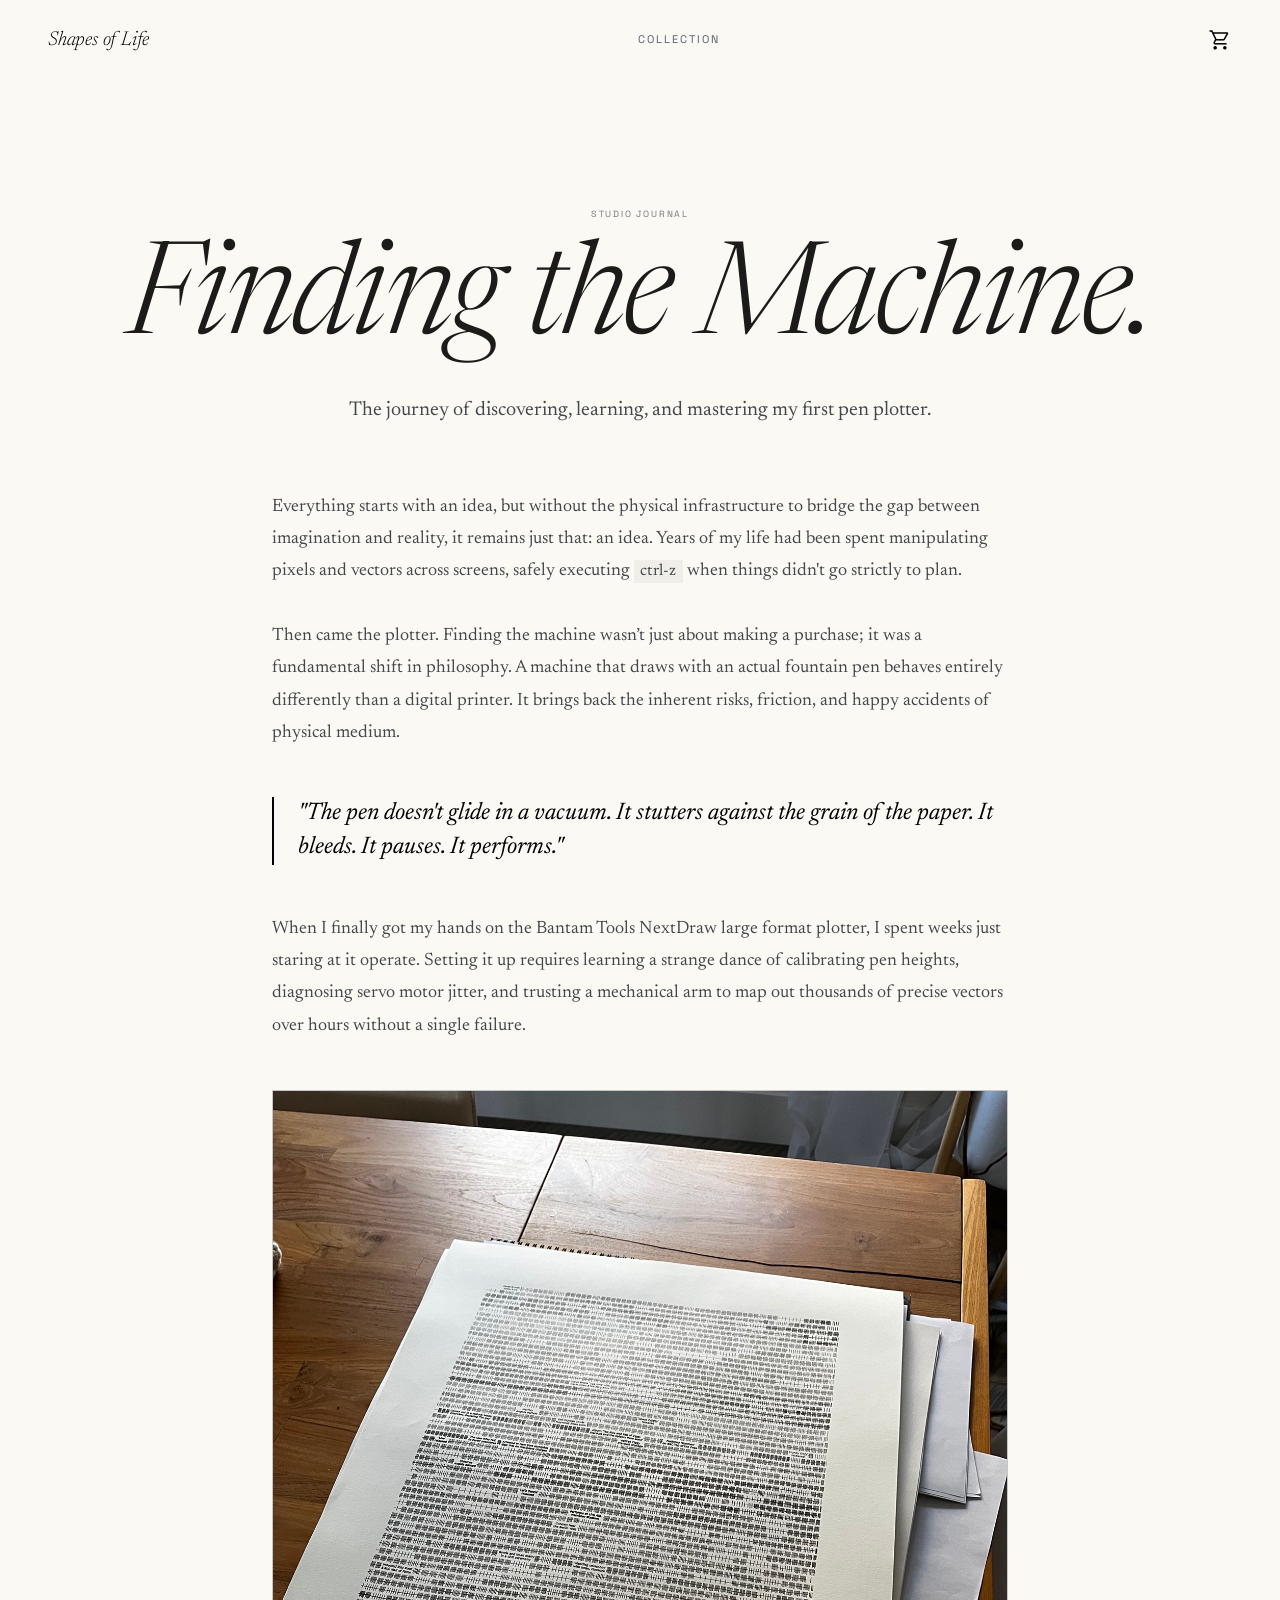
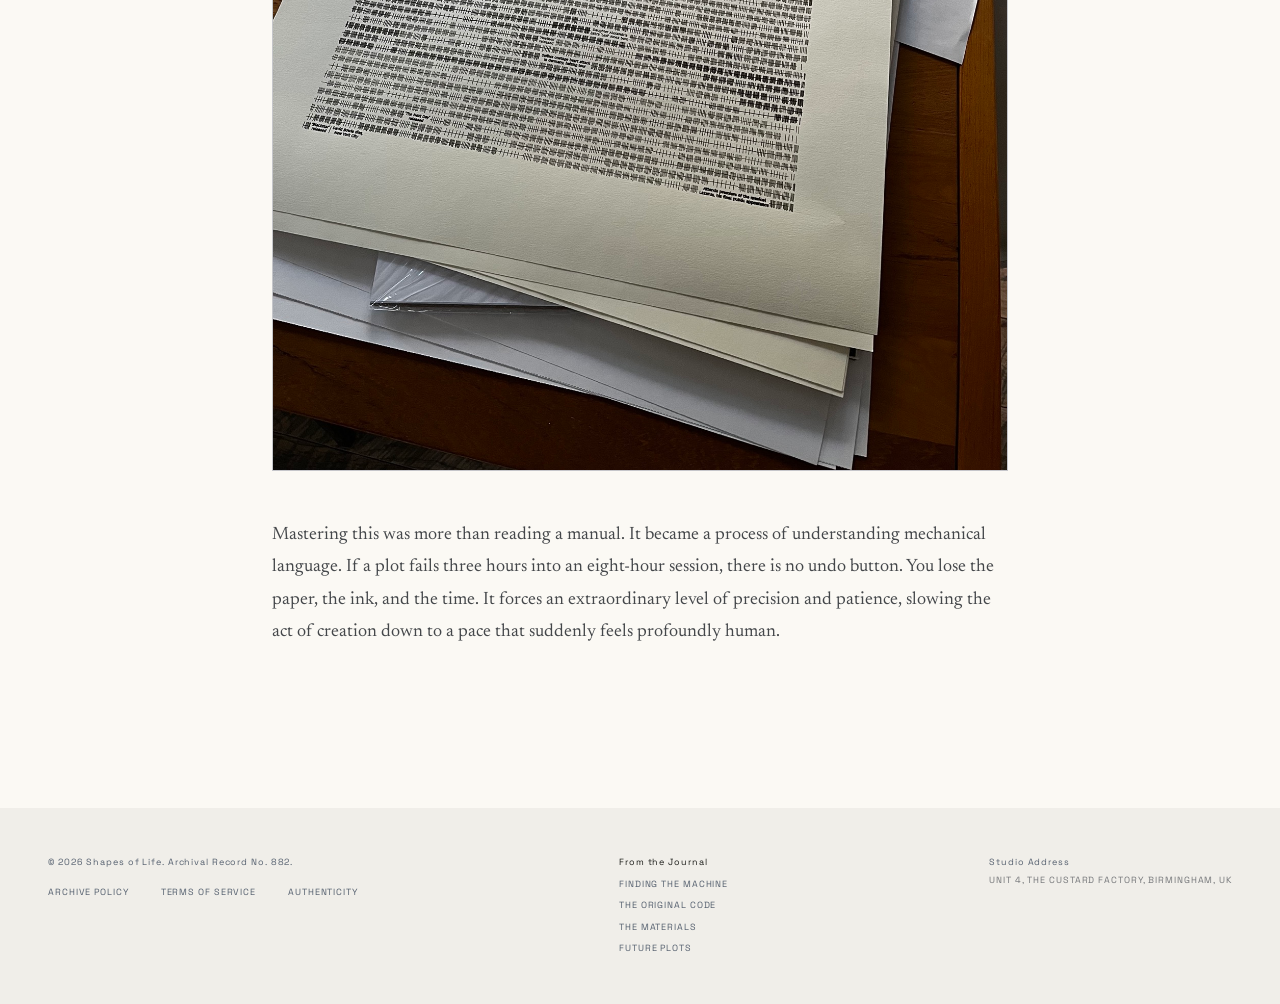
<file: blog-finding-the-machine.html>
<!DOCTYPE html>
<html lang="en">
<head>
  <meta charset="UTF-8" />
  <meta name="viewport" content="width=device-width, initial-scale=1.0" />
  <title>Finding the Machine | Studio Journal</title>
  <link rel="stylesheet" href="styles/index.css" />
  <style>
    body { padding-top: var(--nav-height); }
    .blog-header {
      padding: 6rem 2rem 4rem;
      max-width: var(--max-width);
      margin: 0 auto;
    }
    @media (min-width: 768px) {
      .blog-header { padding: 8rem 3rem 4rem; text-align: center; }
    }
    .blog-content {
      max-width: 800px;
      margin: 0 auto;
      padding: 0 2rem 8rem;
    }
    .blog-content p {
      font-size: 1.125rem;
      line-height: 1.8;
      color: var(--on-surface-variant);
      margin-bottom: 2rem;
    }
    .blog-content img {
      width: 100%;
      height: auto;
      margin: 3rem 0;
      border: 1px solid var(--outline-variant);
    }
    .blog-quote {
      font-family: var(--font-headline);
      font-size: 1.5rem;
      line-height: 1.4;
      color: var(--primary);
      border-left: 2px solid var(--primary);
      padding-left: 1.5rem;
      margin: 3rem 0;
      font-style: italic;
    }
  </style>
</head>
<body>

<!-- Navigation -->
<nav class="nav" role="navigation" aria-label="Main navigation">
  <div class="nav__inner">
    <a href="index.html" class="nav__logo">Shapes of Life</a>
    <div class="nav__links">
      <a href="collection.html" class="nav__link">Collection</a>
    </div>
    <div class="nav__actions">
      <button class="nav__cart-btn" aria-label="Shopping cart">
        <span class="material-symbols-outlined">shopping_cart</span>
        <span class="nav__cart-count" aria-live="polite">0</span>
      </button>
      <button class="nav__hamburger" aria-label="Toggle menu" aria-expanded="false">
        <span></span><span></span><span></span>
      </button>
    </div>
  </div>
</nav>

<div class="nav__mobile-drawer">
  <a href="collection.html" class="nav__link">Collection</a>
</div>

<main>
  <header class="blog-header" data-fade>
    <span class="label-sm" style="color:var(--outline);display:block;margin-bottom:1.5rem;letter-spacing:0.2em;text-transform:uppercase;">Studio Journal</span>
    <h1 class="display-lg">Finding the Machine.</h1>
    <p class="body-lg" style="margin-top:2rem;max-width:600px;margin-inline:auto;">The journey of discovering, learning, and mastering my first pen plotter.</p>
  </header>

  <article class="blog-content" data-fade>
    <p>Everything starts with an idea, but without the physical infrastructure to bridge the gap between imagination and reality, it remains just that: an idea. Years of my life had been spent manipulating pixels and vectors across screens, safely executing <span style="font-family:var(--font-mono); font-size: 0.9em; background:var(--surface-container); padding:0.2em 0.4em;">ctrl-z</span> when things didn't go strictly to plan.</p>
    
    <p>Then came the plotter. Finding the machine wasn’t just about making a purchase; it was a fundamental shift in philosophy. A machine that draws with an actual fountain pen behaves entirely differently than a digital printer. It brings back the inherent risks, friction, and happy accidents of physical medium.</p>
    
    <div class="blog-quote">
      "The pen doesn't glide in a vacuum. It stutters against the grain of the paper. It bleeds. It pauses. It performs."
    </div>
    
    <p>When I finally got my hands on the Bantam Tools NextDraw large format plotter, I spent weeks just staring at it operate. Setting it up requires learning a strange dance of calibrating pen heights, diagnosing servo motor jitter, and trusting a mechanical arm to map out thousands of precise vectors over hours without a single failure.</p>
    
    <img src="assets/images/IMG_4500.jpg" alt="Close up texture of the plotter on archival paper" />
    
    <p>Mastering this was more than reading a manual. It became a process of understanding mechanical language. If a plot fails three hours into an eight-hour session, there is no undo button. You lose the paper, the ink, and the time. It forces an extraordinary level of precision and patience, slowing the act of creation down to a pace that suddenly feels profoundly human.</p>
  </article>
</main>

<footer class="footer" role="contentinfo" style="display:flex; flex-wrap:wrap; gap:4rem; justify-content:space-between;">
  <div>
    <p class="footer__copy">© 2026 Shapes of Life. Archival Record No. 882.</p>
    <div class="footer__links" style="margin-top:1rem;">
      <a href="#" class="footer__link">Archive Policy</a>
      <a href="#" class="footer__link">Terms of Service</a>
      <a href="#" class="footer__link">Authenticity</a>
    </div>
  </div>
  <div>
     <p class="footer__copy" style="margin-bottom:0.5rem; color:var(--on-surface);">From the Journal</p>
     <div class="footer__links" style="flex-direction:column; gap:0.5rem; align-items:flex-start;">
       <a href="blog-finding-the-machine.html" class="footer__link">Finding the Machine</a>
       <a href="blog-the-original-code.html" class="footer__link">The Original Code</a>
       <a href="blog-the-materials.html" class="footer__link">The Materials</a>
       <a href="blog-future-plots.html" class="footer__link">Future Plots</a>
     </div>
  </div>
  <div>
    <p class="footer__copy" style="margin-bottom:0.25rem;">Studio Address</p>
    <p class="footer__address">Unit 4, The Custard Factory, Birmingham, UK</p>
  </div>
</footer>

<script src="scripts/main.js"></script>
</body>
</html>
</file>
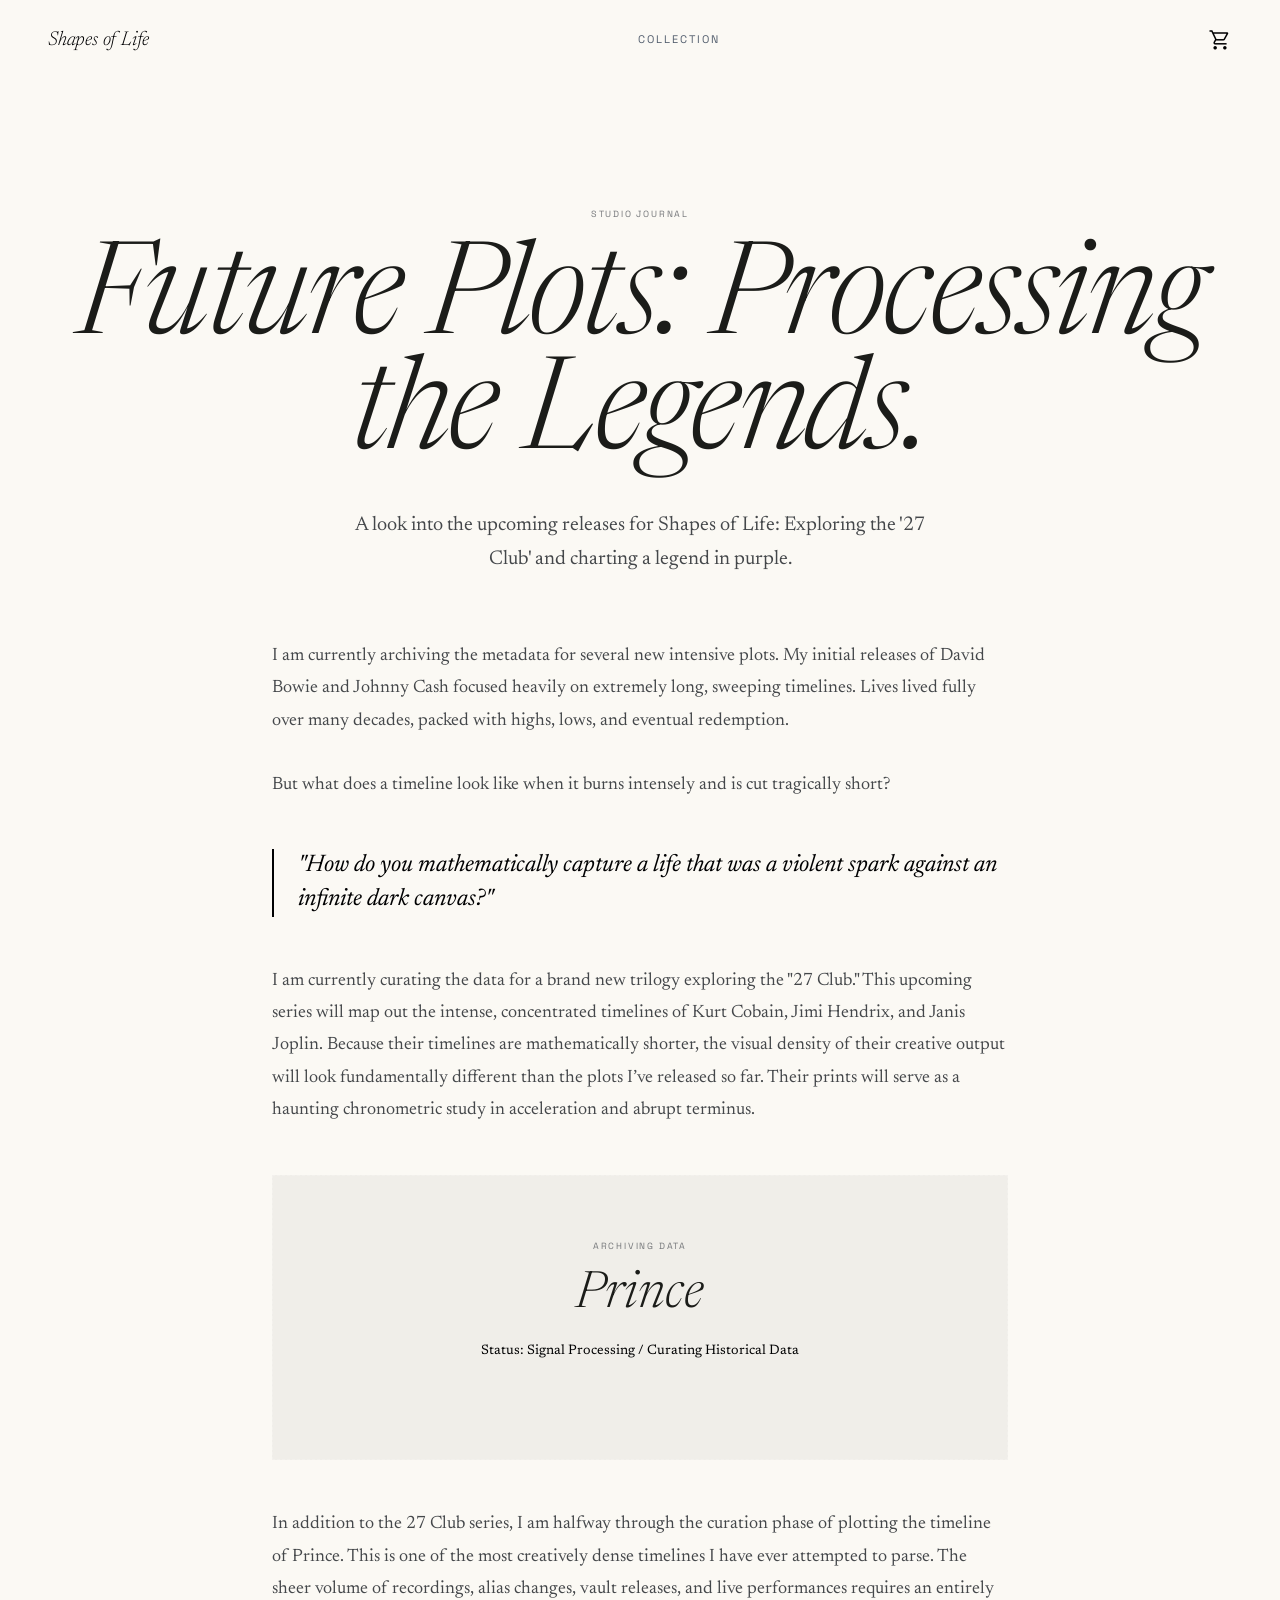
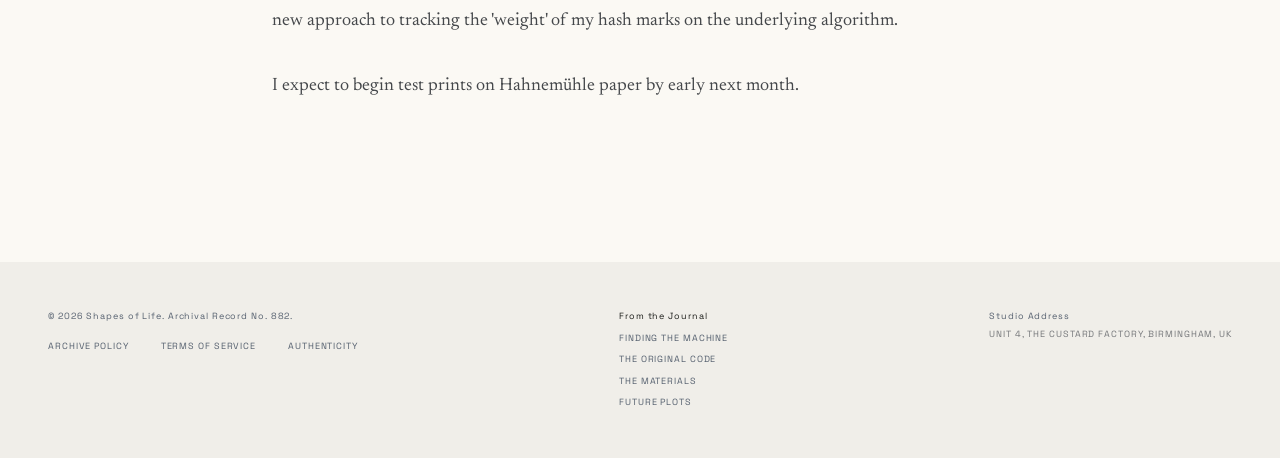
<file: blog-future-plots.html>
<!DOCTYPE html>
<html lang="en">
<head>
  <meta charset="UTF-8" />
  <meta name="viewport" content="width=device-width, initial-scale=1.0" />
  <title>Future Plots | Studio Journal</title>
  <link rel="stylesheet" href="styles/index.css" />
  <style>
    body { padding-top: var(--nav-height); }
    .blog-header { padding: 6rem 2rem 4rem; max-width: var(--max-width); margin: 0 auto; }
    @media (min-width: 768px) { .blog-header { padding: 8rem 3rem 4rem; text-align: center; } }
    .blog-content { max-width: 800px; margin: 0 auto; padding: 0 2rem 8rem; }
    .blog-content p { font-size: 1.125rem; line-height: 1.8; color: var(--on-surface-variant); margin-bottom: 2rem; }
    .blog-content img { width: 100%; height: auto; margin: 3rem 0; box-shadow: 0 20px 60px rgba(0,0,0,0.12); }
    .blog-quote { font-family: var(--font-headline); font-size: 1.5rem; line-height: 1.4; color: var(--primary); border-left: 2px solid var(--primary); padding-left: 1.5rem; margin: 3rem 0; font-style: italic; }
  </style>
</head>
<body>

<!-- Navigation -->
<nav class="nav" role="navigation" aria-label="Main navigation">
  <div class="nav__inner">
    <a href="index.html" class="nav__logo">Shapes of Life</a>
    <div class="nav__links">
      <a href="collection.html" class="nav__link">Collection</a>
    </div>
    <div class="nav__actions">
      <button class="nav__cart-btn" aria-label="Shopping cart">
        <span class="material-symbols-outlined">shopping_cart</span>
        <span class="nav__cart-count" aria-live="polite">0</span>
      </button>
      <button class="nav__hamburger" aria-label="Toggle menu" aria-expanded="false">
        <span></span><span></span><span></span>
      </button>
    </div>
  </div>
</nav>

<div class="nav__mobile-drawer">
  <a href="collection.html" class="nav__link">Collection</a>
</div>

<main>
  <header class="blog-header" data-fade>
    <span class="label-sm" style="color:var(--outline);display:block;margin-bottom:1.5rem;letter-spacing:0.2em;text-transform:uppercase;">Studio Journal</span>
    <h1 class="display-lg">Future Plots: Processing the Legends.</h1>
    <p class="body-lg" style="margin-top:2rem;max-width:600px;margin-inline:auto;">A look into the upcoming releases for Shapes of Life: Exploring the '27 Club' and charting a legend in purple.</p>
  </header>

  <article class="blog-content" data-fade>
    <p>I am currently archiving the metadata for several new intensive plots. My initial releases of David Bowie and Johnny Cash focused heavily on extremely long, sweeping timelines. Lives lived fully over many decades, packed with highs, lows, and eventual redemption.</p>
    
    <p>But what does a timeline look like when it burns intensely and is cut tragically short?</p>
    
    <div class="blog-quote">
      "How do you mathematically capture a life that was a violent spark against an infinite dark canvas?"
    </div>
    
    <p>I am currently curating the data for a brand new trilogy exploring the "27 Club." This upcoming series will map out the intense, concentrated timelines of Kurt Cobain, Jimi Hendrix, and Janis Joplin. Because their timelines are mathematically shorter, the visual density of their creative output will look fundamentally different than the plots I’ve released so far. Their prints will serve as a haunting chronometric study in acceleration and abrupt terminus.</p>
    
    <div style="background:var(--surface-container); border:1px dashed rgba(255,255,255,0.2); padding:4rem 2rem; text-align:center; margin: 3rem 0;">
      <span class="label-sm" style="color:var(--outline);display:block;margin-bottom:1rem;letter-spacing:0.2em;text-transform:uppercase;">Archiving Data</span>
      <h3 class="display-sm" style="font-family:var(--font-headline); font-style:italic;">Prince</h3>
      <p style="margin-top:1rem; font-family:var(--font-mono); font-size:0.85rem; color:var(--primary);">Status: Signal Processing / Curating Historical Data</p>
    </div>
    
    <p>In addition to the 27 Club series, I am halfway through the curation phase of plotting the timeline of Prince. This is one of the most creatively dense timelines I have ever attempted to parse. The sheer volume of recordings, alias changes, vault releases, and live performances requires an entirely new approach to tracking the 'weight' of my hash marks on the underlying algorithm.</p>
    
    <p>I expect to begin test prints on Hahnemühle paper by early next month.</p>
  </article>
</main>

<footer class="footer" role="contentinfo" style="display:flex; flex-wrap:wrap; gap:4rem; justify-content:space-between;">
  <div>
    <p class="footer__copy">© 2026 Shapes of Life. Archival Record No. 882.</p>
    <div class="footer__links" style="margin-top:1rem;">
      <a href="#" class="footer__link">Archive Policy</a>
      <a href="#" class="footer__link">Terms of Service</a>
      <a href="#" class="footer__link">Authenticity</a>
    </div>
  </div>
  <div>
     <p class="footer__copy" style="margin-bottom:0.5rem; color:var(--on-surface);">From the Journal</p>
     <div class="footer__links" style="flex-direction:column; gap:0.5rem; align-items:flex-start;">
       <a href="blog-finding-the-machine.html" class="footer__link">Finding the Machine</a>
       <a href="blog-the-original-code.html" class="footer__link">The Original Code</a>
       <a href="blog-the-materials.html" class="footer__link">The Materials</a>
       <a href="blog-future-plots.html" class="footer__link">Future Plots</a>
     </div>
  </div>
  <div>
    <p class="footer__copy" style="margin-bottom:0.25rem;">Studio Address</p>
    <p class="footer__address">Unit 4, The Custard Factory, Birmingham, UK</p>
  </div>
</footer>

<script src="scripts/main.js"></script>
</body>
</html>
</file>
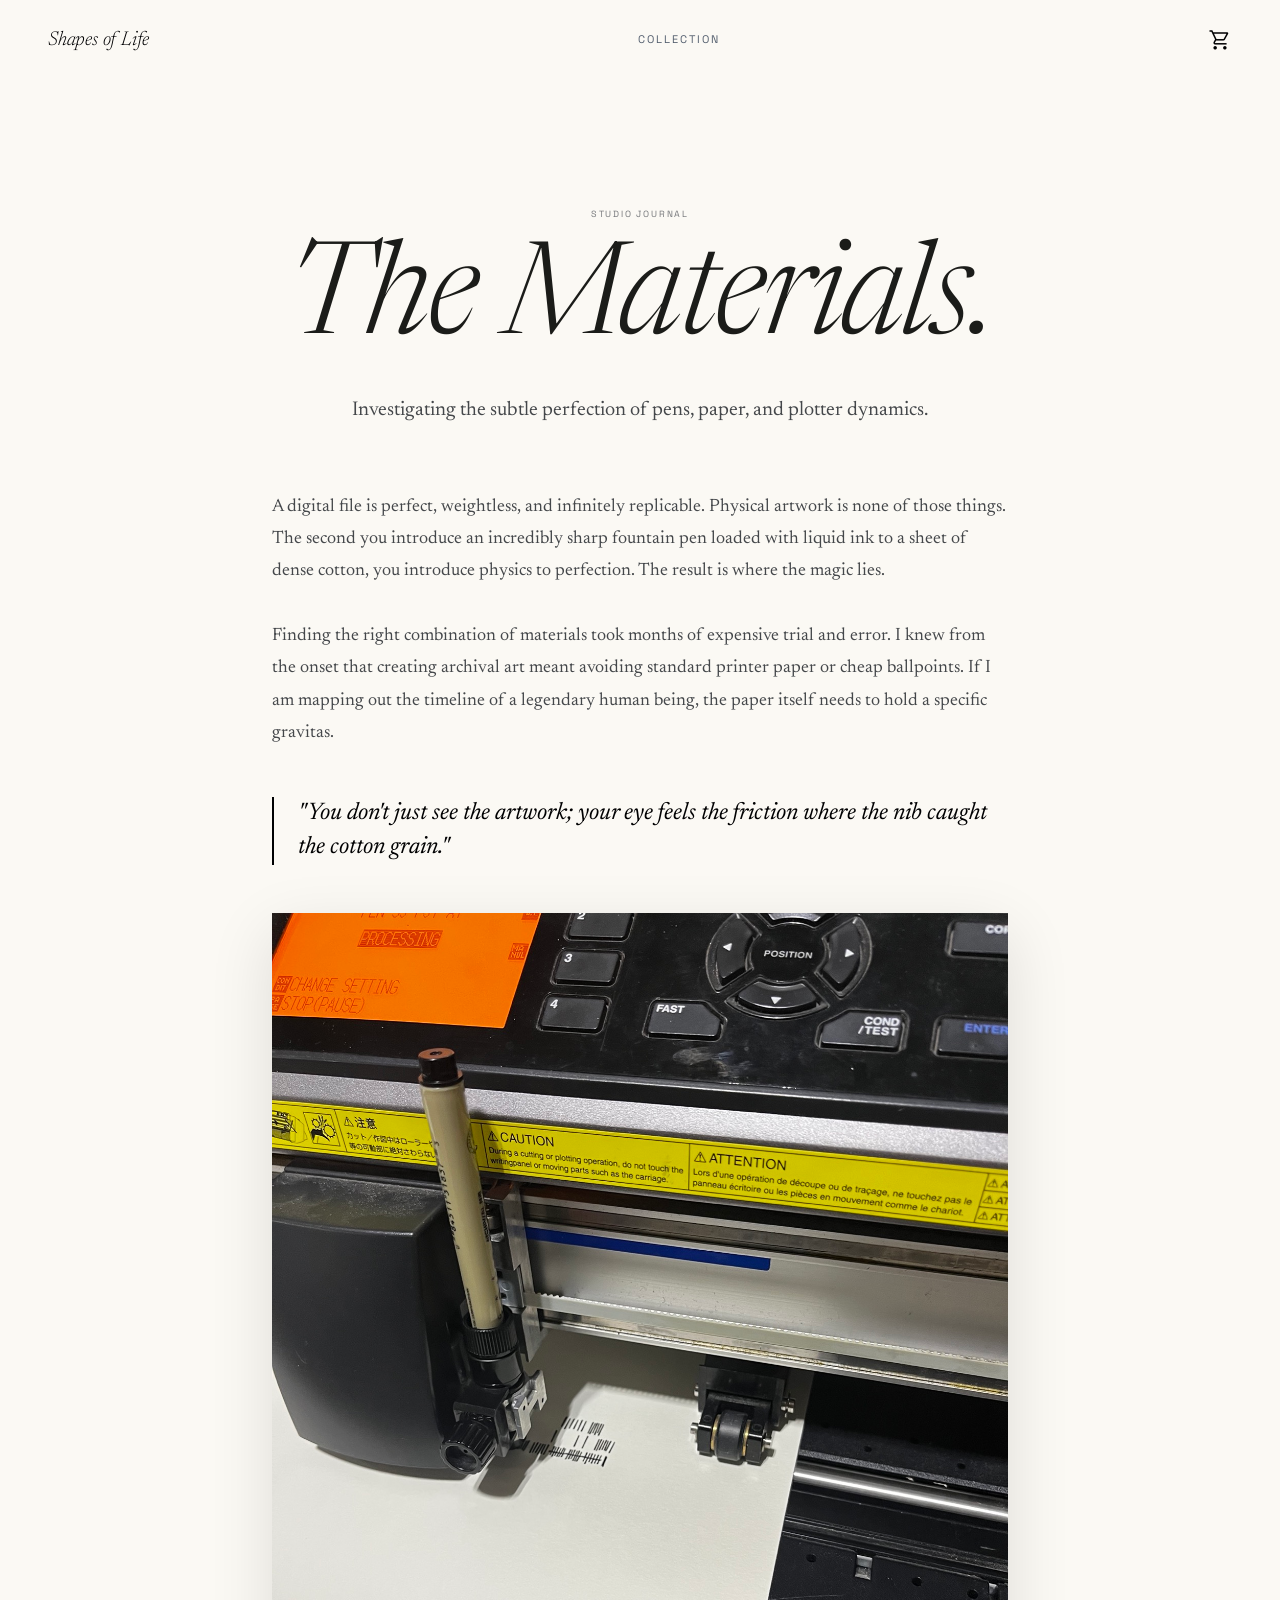
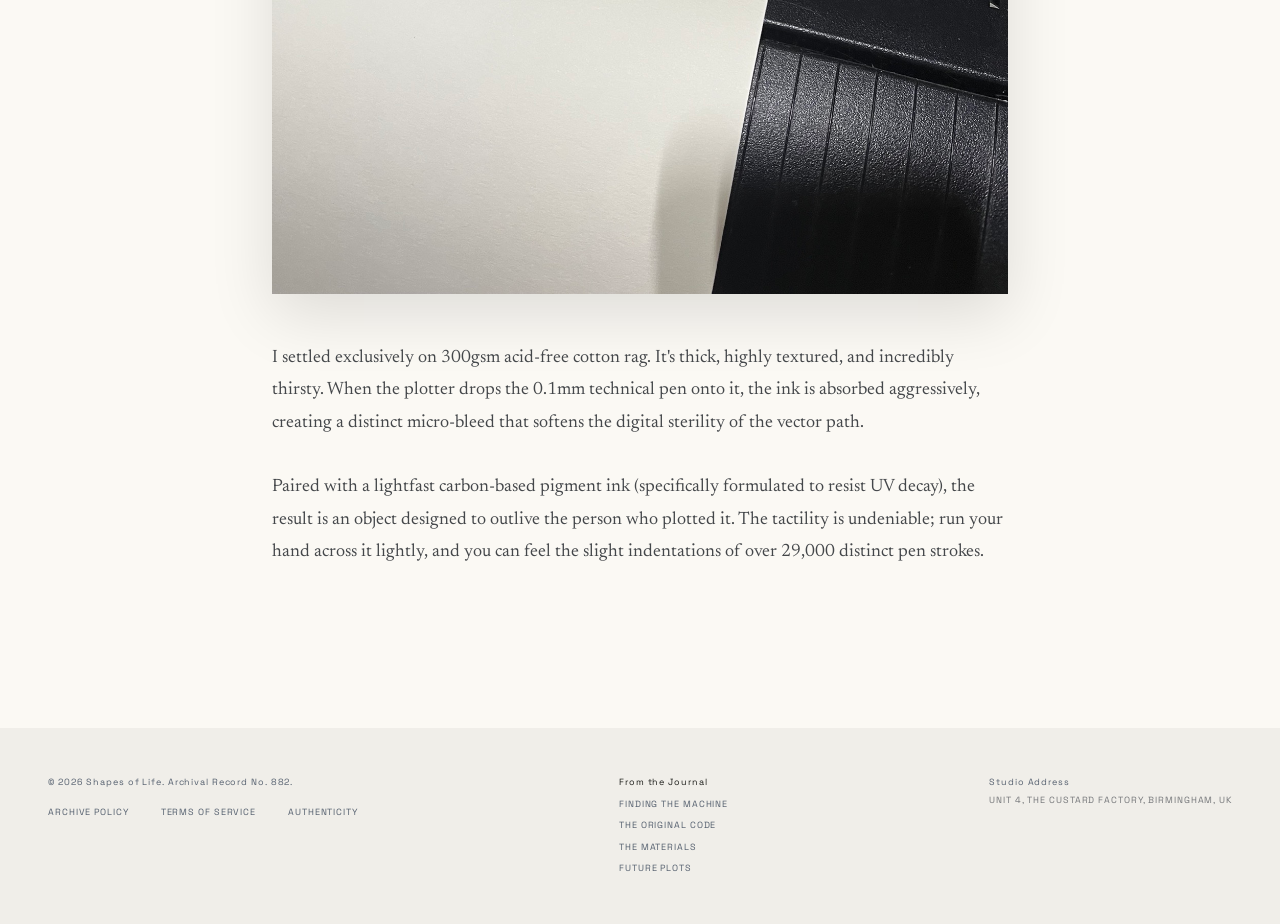
<file: blog-the-materials.html>
<!DOCTYPE html>
<html lang="en">
<head>
  <meta charset="UTF-8" />
  <meta name="viewport" content="width=device-width, initial-scale=1.0" />
  <title>The Materials | Studio Journal</title>
  <link rel="stylesheet" href="styles/index.css" />
  <style>
    body { padding-top: var(--nav-height); }
    .blog-header { padding: 6rem 2rem 4rem; max-width: var(--max-width); margin: 0 auto; }
    @media (min-width: 768px) { .blog-header { padding: 8rem 3rem 4rem; text-align: center; } }
    .blog-content { max-width: 800px; margin: 0 auto; padding: 0 2rem 8rem; }
    .blog-content p { font-size: 1.125rem; line-height: 1.8; color: var(--on-surface-variant); margin-bottom: 2rem; }
    .blog-content img { width: 100%; height: auto; margin: 3rem 0; box-shadow: 0 20px 60px rgba(0,0,0,0.12); }
    .blog-quote { font-family: var(--font-headline); font-size: 1.5rem; line-height: 1.4; color: var(--primary); border-left: 2px solid var(--primary); padding-left: 1.5rem; margin: 3rem 0; font-style: italic; }
  </style>
</head>
<body>

<!-- Navigation -->
<nav class="nav" role="navigation" aria-label="Main navigation">
  <div class="nav__inner">
    <a href="index.html" class="nav__logo">Shapes of Life</a>
    <div class="nav__links">
      <a href="collection.html" class="nav__link">Collection</a>
    </div>
    <div class="nav__actions">
      <button class="nav__cart-btn" aria-label="Shopping cart">
        <span class="material-symbols-outlined">shopping_cart</span>
        <span class="nav__cart-count" aria-live="polite">0</span>
      </button>
      <button class="nav__hamburger" aria-label="Toggle menu" aria-expanded="false">
        <span></span><span></span><span></span>
      </button>
    </div>
  </div>
</nav>

<div class="nav__mobile-drawer">
  <a href="collection.html" class="nav__link">Collection</a>
</div>

<main>
  <header class="blog-header" data-fade>
    <span class="label-sm" style="color:var(--outline);display:block;margin-bottom:1.5rem;letter-spacing:0.2em;text-transform:uppercase;">Studio Journal</span>
    <h1 class="display-lg">The Materials.</h1>
    <p class="body-lg" style="margin-top:2rem;max-width:600px;margin-inline:auto;">Investigating the subtle perfection of pens, paper, and plotter dynamics.</p>
  </header>

  <article class="blog-content" data-fade>
    <p>A digital file is perfect, weightless, and infinitely replicable. Physical artwork is none of those things. The second you introduce an incredibly sharp fountain pen loaded with liquid ink to a sheet of dense cotton, you introduce physics to perfection. The result is where the magic lies.</p>
    
    <p>Finding the right combination of materials took months of expensive trial and error. I knew from the onset that creating archival art meant avoiding standard printer paper or cheap ballpoints. If I am mapping out the timeline of a legendary human being, the paper itself needs to hold a specific gravitas.</p>

    <div class="blog-quote">
      "You don't just see the artwork; your eye feels the friction where the nib caught the cotton grain."
    </div>
    
    <img src="assets/images/IMG_4493.jpg" alt="Macro view of pen plot ink on textured 300gsm paper" />

    <p>I settled exclusively on 300gsm acid-free cotton rag. It's thick, highly textured, and incredibly thirsty. When the plotter drops the 0.1mm technical pen onto it, the ink is absorbed aggressively, creating a distinct micro-bleed that softens the digital sterility of the vector path.</p>
    
    <p>Paired with a lightfast carbon-based pigment ink (specifically formulated to resist UV decay), the result is an object designed to outlive the person who plotted it. The tactility is undeniable; run your hand across it lightly, and you can feel the slight indentations of over 29,000 distinct pen strokes.</p>
  </article>
</main>

<footer class="footer" role="contentinfo" style="display:flex; flex-wrap:wrap; gap:4rem; justify-content:space-between;">
  <div>
    <p class="footer__copy">© 2026 Shapes of Life. Archival Record No. 882.</p>
    <div class="footer__links" style="margin-top:1rem;">
      <a href="#" class="footer__link">Archive Policy</a>
      <a href="#" class="footer__link">Terms of Service</a>
      <a href="#" class="footer__link">Authenticity</a>
    </div>
  </div>
  <div>
     <p class="footer__copy" style="margin-bottom:0.5rem; color:var(--on-surface);">From the Journal</p>
     <div class="footer__links" style="flex-direction:column; gap:0.5rem; align-items:flex-start;">
       <a href="blog-finding-the-machine.html" class="footer__link">Finding the Machine</a>
       <a href="blog-the-original-code.html" class="footer__link">The Original Code</a>
       <a href="blog-the-materials.html" class="footer__link">The Materials</a>
       <a href="blog-future-plots.html" class="footer__link">Future Plots</a>
     </div>
  </div>
  <div>
    <p class="footer__copy" style="margin-bottom:0.25rem;">Studio Address</p>
    <p class="footer__address">Unit 4, The Custard Factory, Birmingham, UK</p>
  </div>
</footer>

<script src="scripts/main.js"></script>
</body>
</html>
</file>
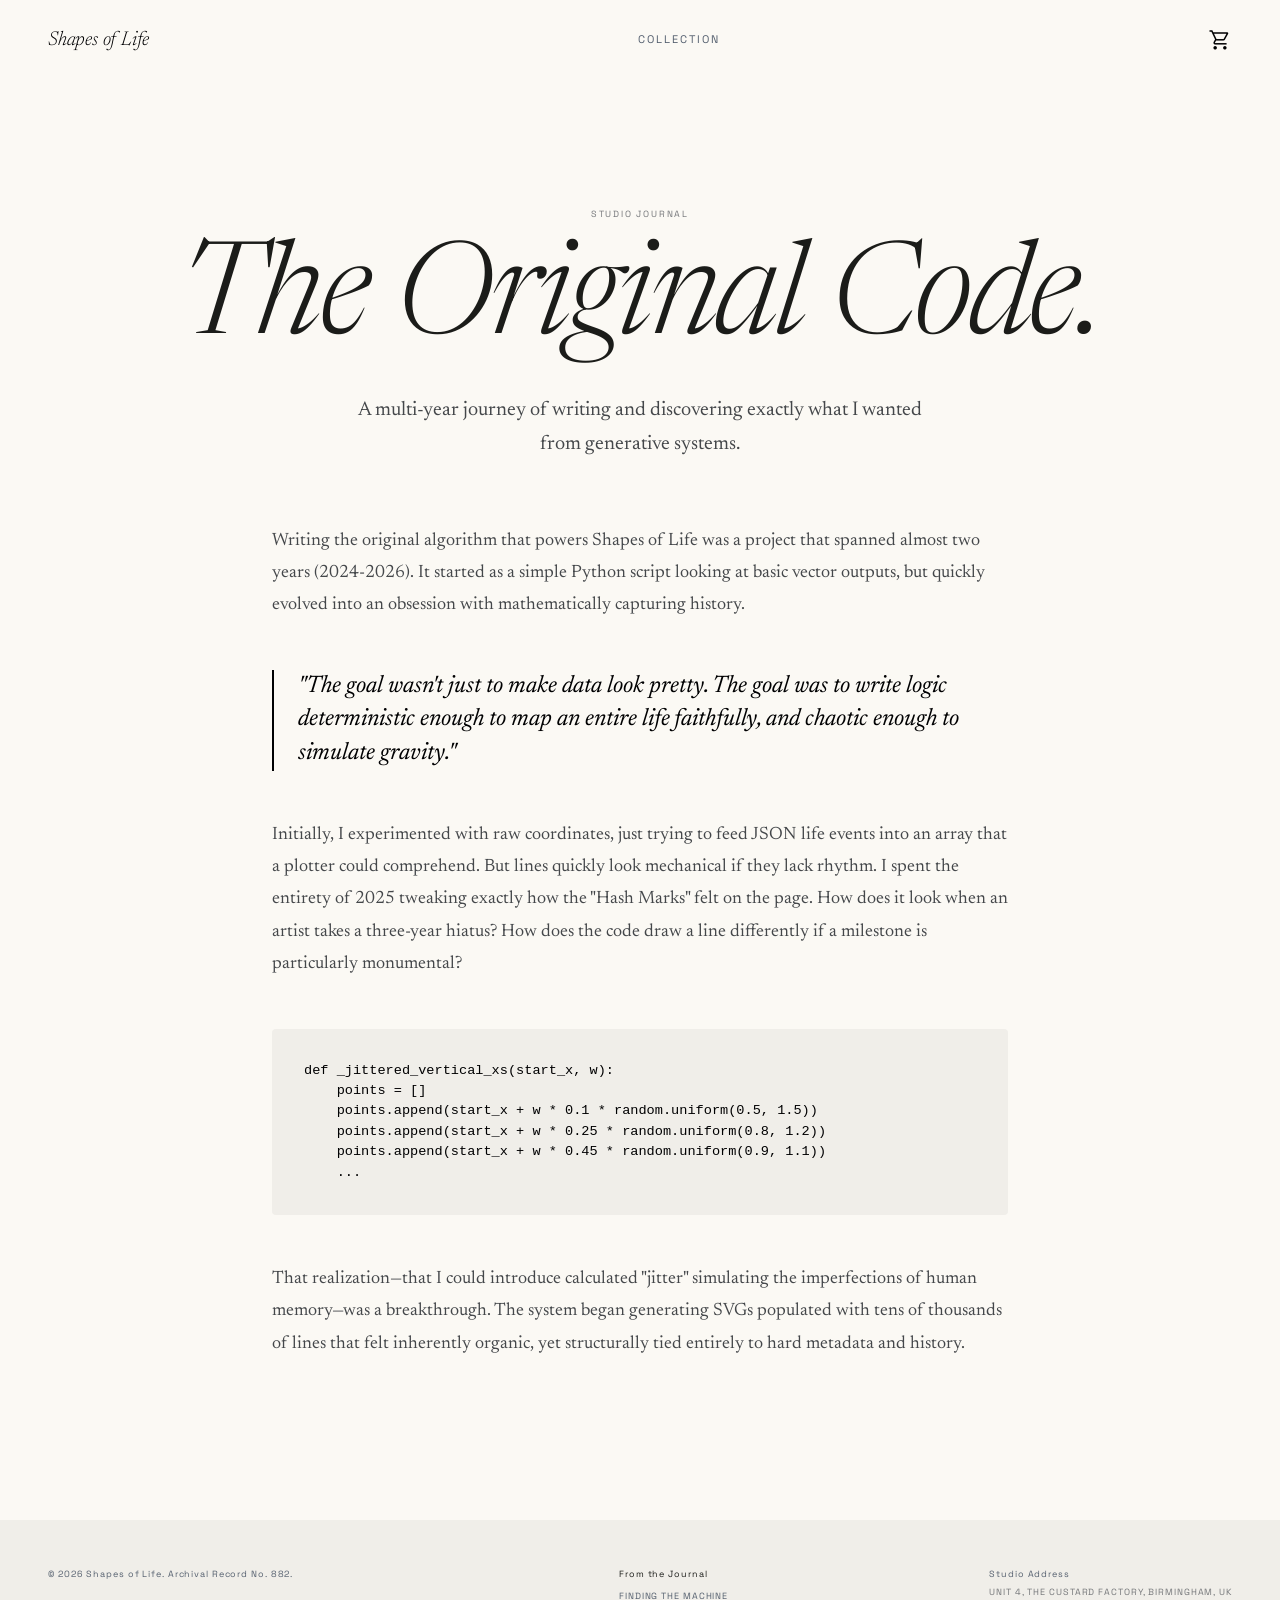
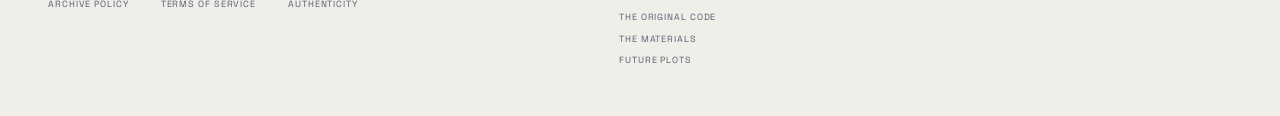
<file: blog-the-original-code.html>
<!DOCTYPE html>
<html lang="en">
<head>
  <meta charset="UTF-8" />
  <meta name="viewport" content="width=device-width, initial-scale=1.0" />
  <title>The Original Code | Studio Journal</title>
  <link rel="stylesheet" href="styles/index.css" />
  <style>
    body { padding-top: var(--nav-height); }
    .blog-header { padding: 6rem 2rem 4rem; max-width: var(--max-width); margin: 0 auto; }
    @media (min-width: 768px) { .blog-header { padding: 8rem 3rem 4rem; text-align: center; } }
    .blog-content { max-width: 800px; margin: 0 auto; padding: 0 2rem 8rem; }
    .blog-content p { font-size: 1.125rem; line-height: 1.8; color: var(--on-surface-variant); margin-bottom: 2rem; }
    .blog-content img { width: 100%; height: auto; margin: 3rem 0; box-shadow: 0 20px 60px rgba(0,0,0,0.12); }
    .blog-quote { font-family: var(--font-headline); font-size: 1.5rem; line-height: 1.4; color: var(--primary); border-left: 2px solid var(--primary); padding-left: 1.5rem; margin: 3rem 0; font-style: italic; }
  </style>
</head>
<body>

<!-- Navigation -->
<nav class="nav" role="navigation" aria-label="Main navigation">
  <div class="nav__inner">
    <a href="index.html" class="nav__logo">Shapes of Life</a>
    <div class="nav__links">
      <a href="collection.html" class="nav__link">Collection</a>
    </div>
    <div class="nav__actions">
      <button class="nav__cart-btn" aria-label="Shopping cart">
        <span class="material-symbols-outlined">shopping_cart</span>
        <span class="nav__cart-count" aria-live="polite">0</span>
      </button>
      <button class="nav__hamburger" aria-label="Toggle menu" aria-expanded="false">
        <span></span><span></span><span></span>
      </button>
    </div>
  </div>
</nav>

<div class="nav__mobile-drawer">
  <a href="collection.html" class="nav__link">Collection</a>
</div>

<main>
  <header class="blog-header" data-fade>
    <span class="label-sm" style="color:var(--outline);display:block;margin-bottom:1.5rem;letter-spacing:0.2em;text-transform:uppercase;">Studio Journal</span>
    <h1 class="display-lg">The Original Code.</h1>
    <p class="body-lg" style="margin-top:2rem;max-width:600px;margin-inline:auto;">A multi-year journey of writing and discovering exactly what I wanted from generative systems.</p>
  </header>

  <article class="blog-content" data-fade>
    <p>Writing the original algorithm that powers Shapes of Life was a project that spanned almost two years (2024-2026). It started as a simple Python script looking at basic vector outputs, but quickly evolved into an obsession with mathematically capturing history.</p>
    
    <div class="blog-quote">
      "The goal wasn't just to make data look pretty. The goal was to write logic deterministic enough to map an entire life faithfully, and chaotic enough to simulate gravity."
    </div>
    
    <p>Initially, I experimented with raw coordinates, just trying to feed JSON life events into an array that a plotter could comprehend. But lines quickly look mechanical if they lack rhythm. I spent the entirety of 2025 tweaking exactly how the "Hash Marks" felt on the page. How does it look when an artist takes a three-year hiatus? How does the code draw a line differently if a milestone is particularly monumental?</p>

    <div style="background:var(--surface-container); padding: 2rem; border-radius: 4px; font-family: var(--font-mono); font-size: 0.85rem; color: var(--primary); margin: 3rem 0; overflow-x: auto;">
      <pre><code>def _jittered_vertical_xs(start_x, w):
    points = []
    points.append(start_x + w * 0.1 * random.uniform(0.5, 1.5))
    points.append(start_x + w * 0.25 * random.uniform(0.8, 1.2))
    points.append(start_x + w * 0.45 * random.uniform(0.9, 1.1))
    ...</code></pre>
    </div>
    
    <p>That realization—that I could introduce calculated "jitter" simulating the imperfections of human memory—was a breakthrough. The system began generating SVGs populated with tens of thousands of lines that felt inherently organic, yet structurally tied entirely to hard metadata and history.</p>
  </article>
</main>

<footer class="footer" role="contentinfo" style="display:flex; flex-wrap:wrap; gap:4rem; justify-content:space-between;">
  <div>
    <p class="footer__copy">© 2026 Shapes of Life. Archival Record No. 882.</p>
    <div class="footer__links" style="margin-top:1rem;">
      <a href="#" class="footer__link">Archive Policy</a>
      <a href="#" class="footer__link">Terms of Service</a>
      <a href="#" class="footer__link">Authenticity</a>
    </div>
  </div>
  <div>
     <p class="footer__copy" style="margin-bottom:0.5rem; color:var(--on-surface);">From the Journal</p>
     <div class="footer__links" style="flex-direction:column; gap:0.5rem; align-items:flex-start;">
       <a href="blog-finding-the-machine.html" class="footer__link">Finding the Machine</a>
       <a href="blog-the-original-code.html" class="footer__link">The Original Code</a>
       <a href="blog-the-materials.html" class="footer__link">The Materials</a>
       <a href="blog-future-plots.html" class="footer__link">Future Plots</a>
     </div>
  </div>
  <div>
    <p class="footer__copy" style="margin-bottom:0.25rem;">Studio Address</p>
    <p class="footer__address">Unit 4, The Custard Factory, Birmingham, UK</p>
  </div>
</footer>

<script src="scripts/main.js"></script>
</body>
</html>
</file>
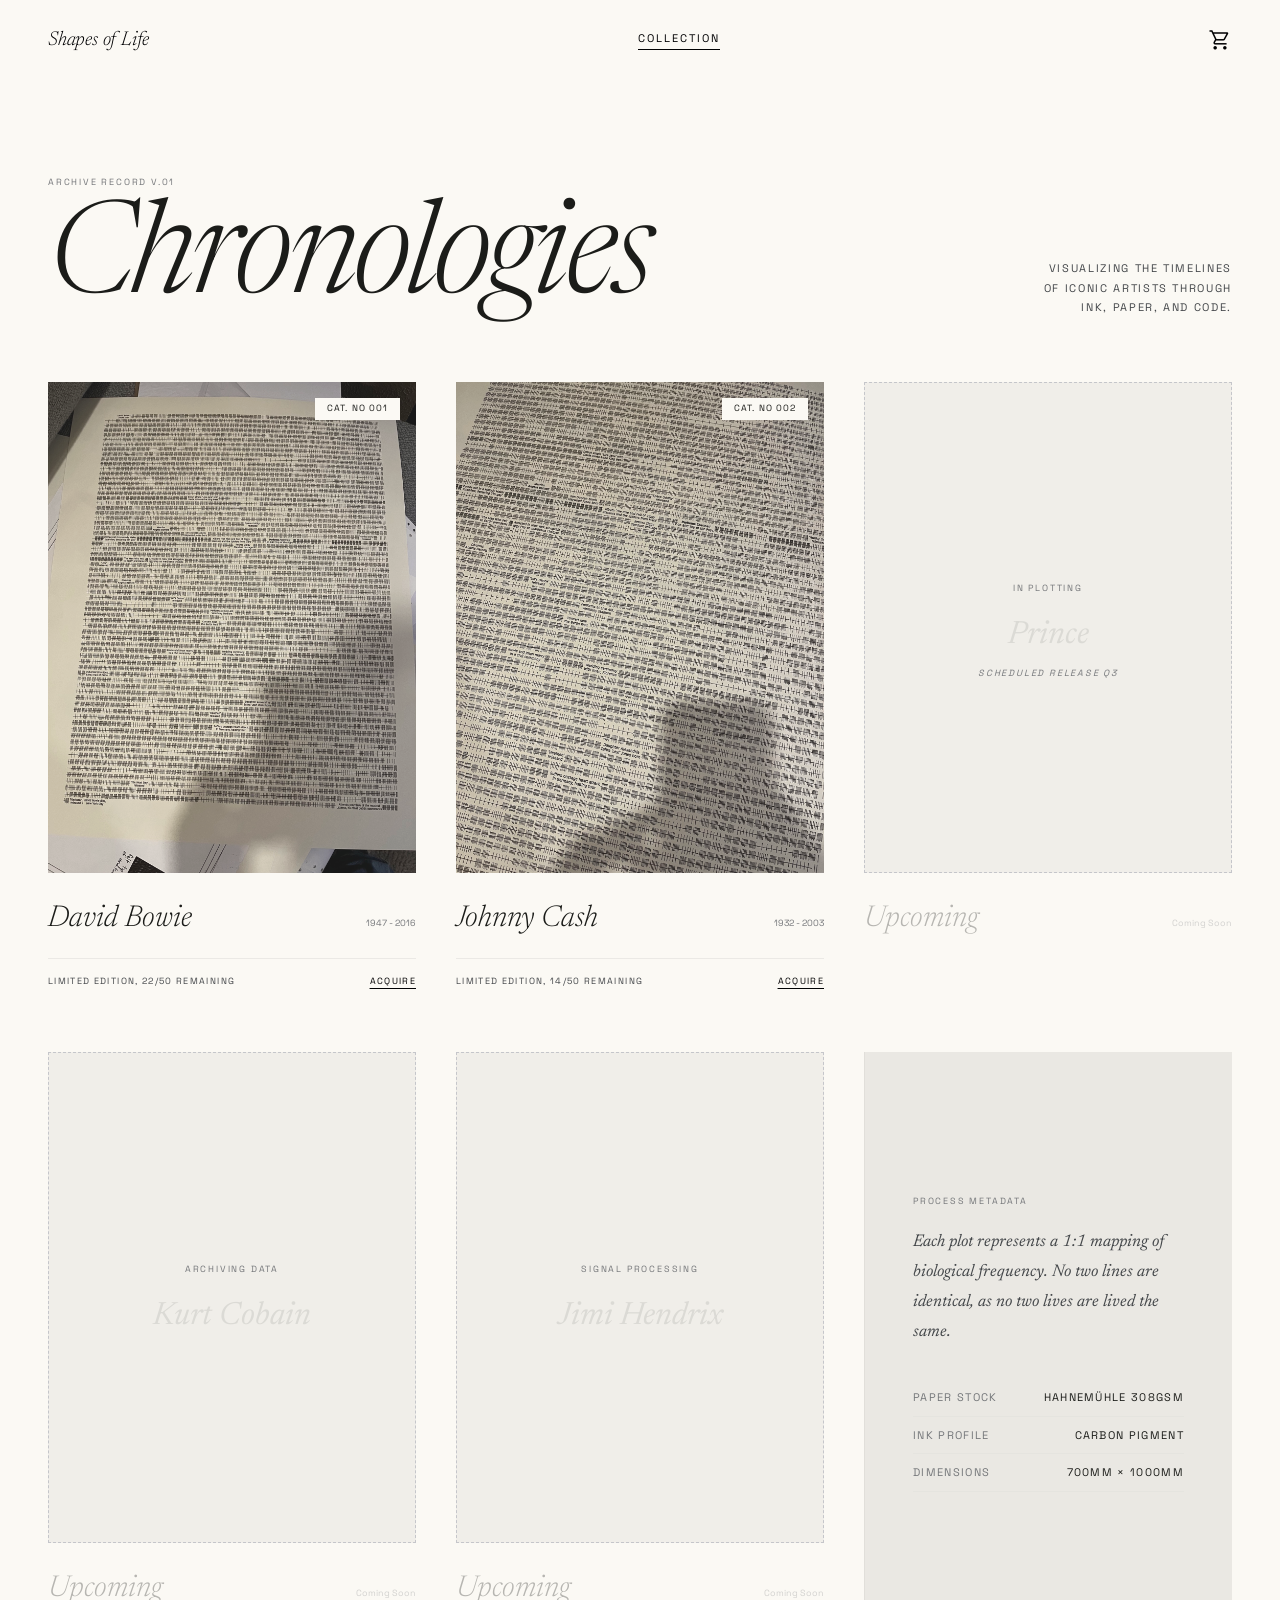
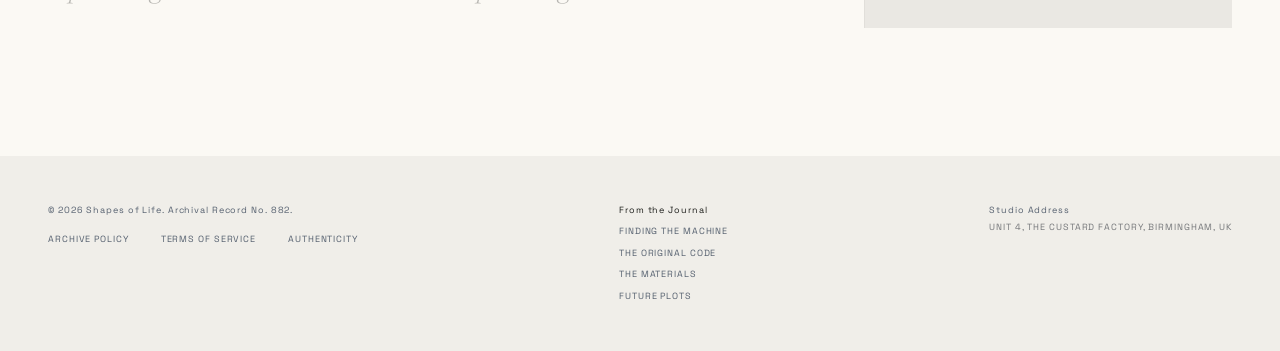
<file: collection.html>
<!DOCTYPE html>
<html lang="en">

<head>
  <meta charset="UTF-8" />
  <meta name="viewport" content="width=device-width, initial-scale=1.0" />
  <title>Chronologies | Shapes of Life</title>
  <meta name="description"
    content="Limited edition archival pen plotter art. Browse the complete collection of life-mapped prints, including David Bowie, Johnny Cash, and upcoming subjects." />
  <link rel="stylesheet" href="styles/index.css" />
  <style>
    body {
      padding-top: var(--nav-height);
    }

    /* ---- Page Header ---- */
    .collection-header {
      padding: 6rem 2rem 4rem;
    }

    @media (min-width: 768px) {
      .collection-header {
        padding: 6rem 3rem 4rem;
      }
    }

    .collection-header__inner {
      max-width: var(--max-width);
      margin: 0 auto;
      display: flex;
      flex-direction: column;
      gap: 2rem;
    }

    @media (min-width: 768px) {
      .collection-header__inner {
        flex-direction: row;
        justify-content: space-between;
        align-items: flex-end;
      }
    }

    .collection-header__left {
      max-width: 600px;
    }

    .collection-header__right {
      max-width: 200px;
      text-align: right;
    }

    .collection-header__right p {
      font-family: var(--font-label);
      font-size: 0.6875rem;
      text-transform: uppercase;
      letter-spacing: 0.15em;
      color: var(--on-surface-variant);
      line-height: 1.8;
    }

    /* ---- Grid ---- */
    .collection-grid-section {
      padding: 0 2rem 8rem;
    }

    @media (min-width: 768px) {
      .collection-grid-section {
        padding: 0 3rem 8rem;
      }
    }

    .collection-grid {
      max-width: var(--max-width);
      margin: 0 auto;
      display: grid;
      grid-template-columns: 1fr;
      gap: 4rem 2.5rem;
    }

    @media (min-width: 640px) {
      .collection-grid {
        grid-template-columns: repeat(2, 1fr);
      }
    }

    @media (min-width: 1024px) {
      .collection-grid {
        grid-template-columns: repeat(3, 1fr);
      }
    }

    /* Aspect ratio for the art matte */
    .art-card__matte {
      aspect-ratio: 3 / 4;
    }

    /* Upcoming placeholder */
    .upcoming-placeholder {
      aspect-ratio: 3 / 4;
      background: var(--surface-container);
      border: 1px dashed var(--outline-variant);
      display: flex;
      align-items: center;
      justify-content: center;
      margin-bottom: 1.5rem;
    }

    .upcoming-placeholder__inner {
      text-align: center;
      padding: 2rem;
    }

    .upcoming-placeholder__title {
      font-family: var(--font-headline);
      font-style: italic;
      font-size: 2rem;
      color: var(--surface-dim);
      margin-top: 0.75rem;
    }

    /* Metadata utility card */
    .meta-card {
      background: var(--surface-container-high);
      padding: 3rem;
      display: flex;
      flex-direction: column;
      justify-content: center;
      gap: 2rem;
      border-left: 1px solid rgba(0, 1, 2, 0.04);
    }

    @media (min-width: 640px) and (max-width: 1023px) {
      .meta-card {
        grid-column: span 2;
      }
    }

    .meta-card__description {
      font-family: var(--font-headline);
      font-style: italic;
      font-size: 1.0625rem;
      line-height: 1.75;
      color: var(--on-surface-variant);
    }
  </style>
</head>

<body>

  <!-- Navigation -->
  <nav class="nav" role="navigation" aria-label="Main navigation">
    <div class="nav__inner">
      <a href="index.html" class="nav__logo">Shapes of Life</a>
      <div class="nav__links">
        <a href="collection.html" class="nav__link is-active">Collection</a>
      </div>
      <div class="nav__actions">
        <button class="nav__cart-btn" aria-label="Shopping cart">
          <span class="material-symbols-outlined">shopping_cart</span>
          <span class="nav__cart-count" aria-live="polite">0</span>
        </button>
        <button class="nav__hamburger" aria-label="Toggle menu">
          <span></span><span></span><span></span>
        </button>
      </div>
    </div>
  </nav>

  <div class="nav__mobile-drawer">
    <a href="collection.html" class="nav__link is-active">Collection</a>
  </div>

  <main>

    <!-- PAGE HEADER -->
    <header class="collection-header">
      <div class="collection-header__inner">
        <div class="collection-header__left" data-fade>
          <span class="label-sm" style="color:var(--outline);display:block;margin-bottom:1rem;">Archive Record
            v.01</span>
          <h1 class="display-lg" style="line-height:0.88;letter-spacing:-0.03em;">Chronologies</h1>
        </div>
        <div class="collection-header__right" data-fade>
          <p>Visualizing the timelines of iconic artists through ink, paper, and code.</p>
        </div>
      </div>
    </header>

    <!-- COLLECTION GRID -->
    <section class="collection-grid-section" aria-label="Collection grid">
      <div class="collection-grid">

        <!-- David Bowie -->
        <article class="art-card" data-fade>
          <a href="detail.html" class="art-card__matte" aria-label="View David Bowie artwork">
            <img class="art-card__img" src="assets/images/IMG_4534.jpg" alt="David Bowie life timeline pen plot art" />
            <span class="art-card__badge">Cat. No 001</span>
          </a>
          <div class="art-card__meta">
            <h2 class="art-card__title">David Bowie</h2>
            <span class="art-card__dates">1947 - 2016</span>
          </div>
          <div class="art-card__divider"></div>
          <div class="art-card__footer">
            <span class="art-card__edition">Limited Edition, 22/50 remaining</span>
            <a href="detail.html" class="art-card__acquire js-acquire">Acquire</a>
          </div>
        </article>

        <!-- Johnny Cash -->
        <article class="art-card" data-fade>
          <a href="detail.html" class="art-card__matte" aria-label="View Johnny Cash artwork">
            <img class="art-card__img" src="assets/images/IMG_4536.jpg" alt="Johnny Cash life timeline pen plot art" />
            <span class="art-card__badge">Cat. No 002</span>
          </a>
          <div class="art-card__meta">
            <h2 class="art-card__title">Johnny Cash</h2>
            <span class="art-card__dates">1932 - 2003</span>
          </div>
          <div class="art-card__divider"></div>
          <div class="art-card__footer">
            <span class="art-card__edition">Limited Edition, 14/50 remaining</span>
            <a href="detail.html" class="art-card__acquire js-acquire">Acquire</a>
          </div>
        </article>

        <!-- Upcoming: Prince -->
        <article class="art-card art-card--upcoming" data-fade>
          <div class="upcoming-placeholder">
            <div class="upcoming-placeholder__inner">
              <span class="label-sm" style="color:var(--outline);">In Plotting</span>
              <p class="upcoming-placeholder__title">Prince</p>
              <p class="label-sm" style="color:var(--outline);margin-top:0.5rem;font-style:italic;">Scheduled Release Q3
              </p>
            </div>
          </div>
          <div class="art-card__meta">
            <h2 class="art-card__title">Upcoming</h2>
            <span class="art-card__dates">Coming Soon</span>
          </div>
        </article>

        <!-- Upcoming: Kurt Cobain -->
        <article class="art-card art-card--upcoming" data-fade>
          <div class="upcoming-placeholder">
            <div class="upcoming-placeholder__inner">
              <span class="label-sm" style="color:var(--outline);">Archiving Data</span>
              <p class="upcoming-placeholder__title">Kurt Cobain</p>
            </div>
          </div>
          <div class="art-card__meta">
            <h2 class="art-card__title">Upcoming</h2>
            <span class="art-card__dates">Coming Soon</span>
          </div>
        </article>

        <!-- Upcoming: Jimi Hendrix -->
        <article class="art-card art-card--upcoming" data-fade>
          <div class="upcoming-placeholder">
            <div class="upcoming-placeholder__inner">
              <span class="label-sm" style="color:var(--outline);">Signal Processing</span>
              <p class="upcoming-placeholder__title">Jimi Hendrix</p>
            </div>
          </div>
          <div class="art-card__meta">
            <h2 class="art-card__title">Upcoming</h2>
            <span class="art-card__dates">Coming Soon</span>
          </div>
        </article>

        <!-- Metadata utility card -->
        <div class="meta-card" data-fade>
          <div>
            <span class="label-sm" style="color:var(--outline);">Process Metadata</span>
            <p class="meta-card__description" style="margin-top:1rem;">
              Each plot represents a 1:1 mapping of biological frequency. No two lines are identical, as no two lives
              are lived the same.
            </p>
          </div>
          <ul class="spec-table">
            <li class="spec-row">
              <span class="spec-row__key">Paper Stock</span>
              <span class="spec-row__val">Hahnemühle 308gsm</span>
            </li>
            <li class="spec-row">
              <span class="spec-row__key">Ink Profile</span>
              <span class="spec-row__val">Carbon Pigment</span>
            </li>
            <li class="spec-row">
              <span class="spec-row__key">Dimensions</span>
              <span class="spec-row__val">700mm × 1000mm</span>
            </li>
          </ul>
        </div>

      </div>
    </section>

  </main>

  <footer class="footer" role="contentinfo"
    style="display:flex; flex-wrap:wrap; gap:4rem; justify-content:space-between;">
    <div>
      <p class="footer__copy">© 2026 Shapes of Life. Archival Record No. 882.</p>
      <div class="footer__links" style="margin-top:1rem;">
        <a href="#" class="footer__link">Archive Policy</a>
        <a href="#" class="footer__link">Terms of Service</a>
        <a href="#" class="footer__link">Authenticity</a>
      </div>
    </div>
    <div>
      <p class="footer__copy" style="margin-bottom:0.5rem; color:var(--on-surface);">From the Journal</p>
      <div class="footer__links" style="flex-direction:column; gap:0.5rem; align-items:flex-start;">
        <a href="blog-finding-the-machine.html" class="footer__link">Finding the Machine</a>
        <a href="blog-the-original-code.html" class="footer__link">The Original Code</a>
        <a href="blog-the-materials.html" class="footer__link">The Materials</a>
        <a href="blog-future-plots.html" class="footer__link">Future Plots</a>
      </div>
    </div>
    <div>
      <p class="footer__copy" style="margin-bottom:0.25rem;">Studio Address</p>
      <p class="footer__address">Unit 4, The Custard Factory, Birmingham, UK</p>
    </div>
  </footer>

  <script src="scripts/main.js"></script>
</body>

</html>
</file>
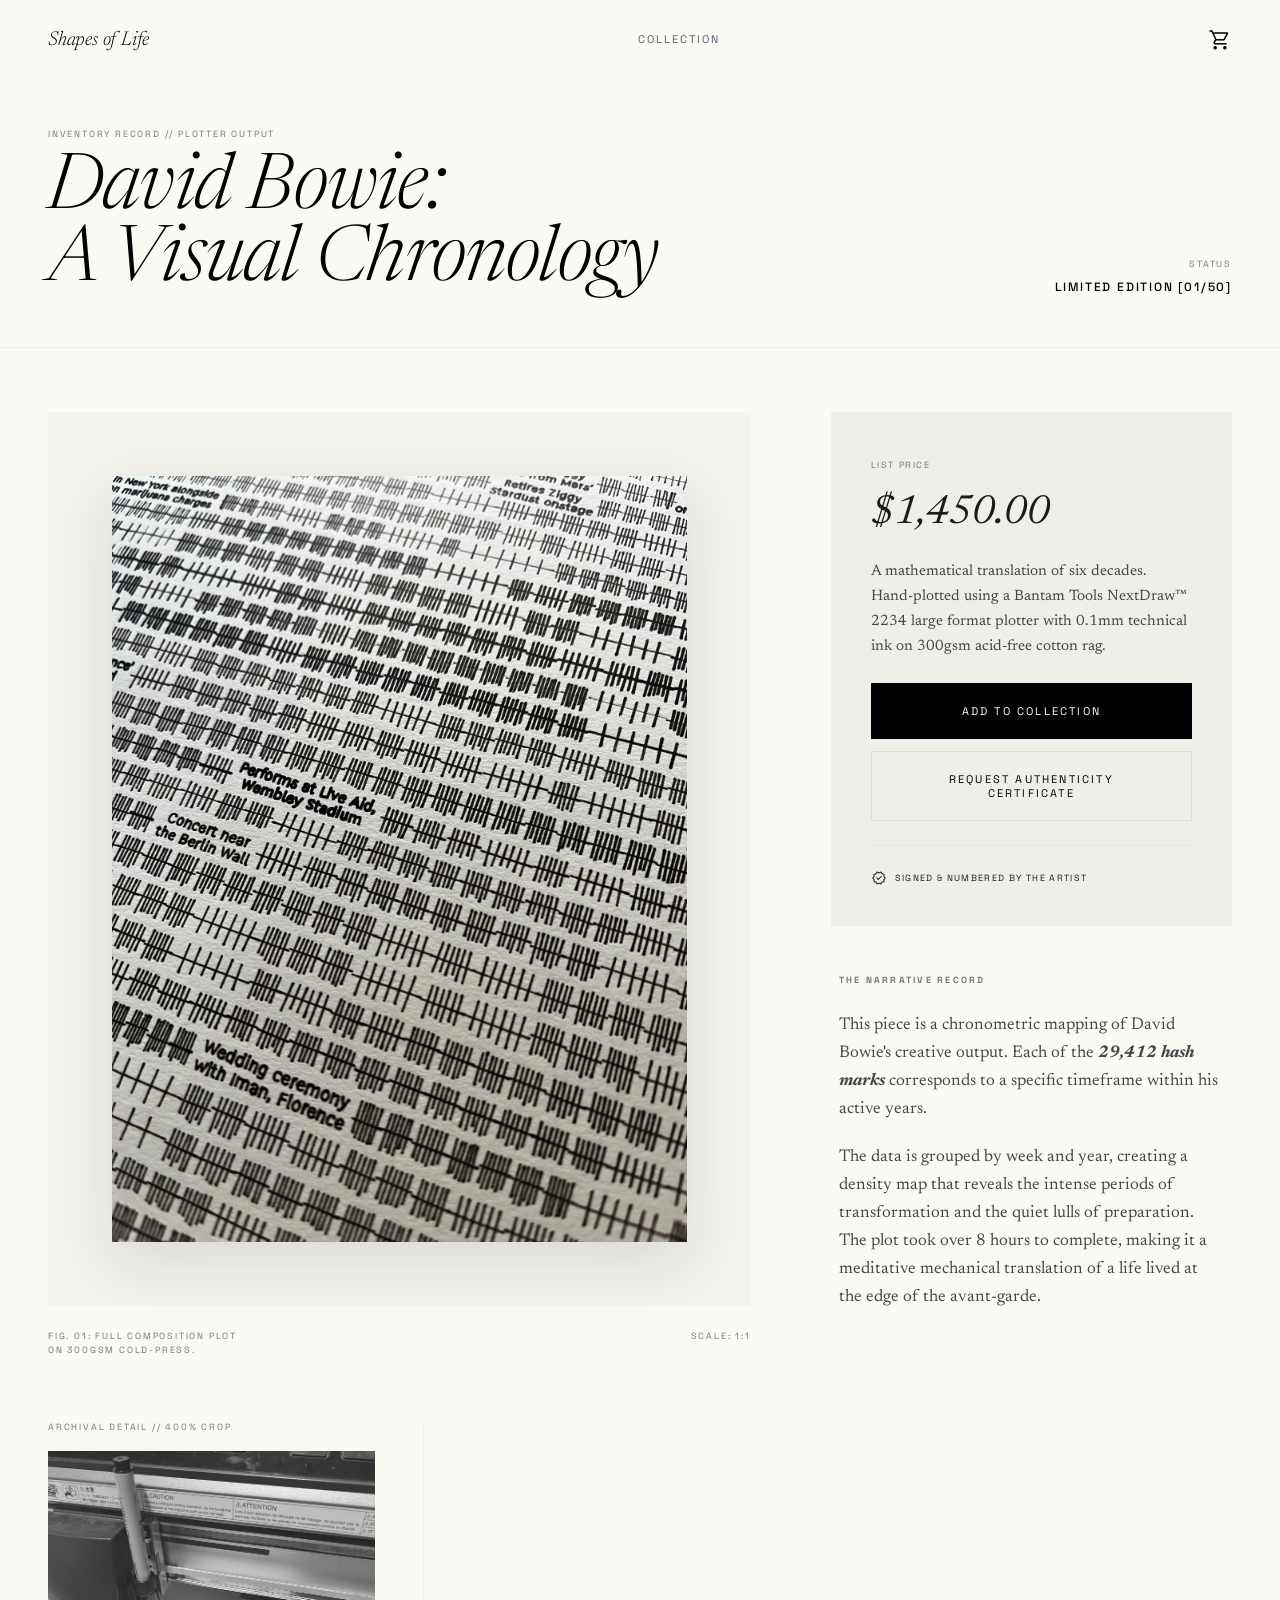
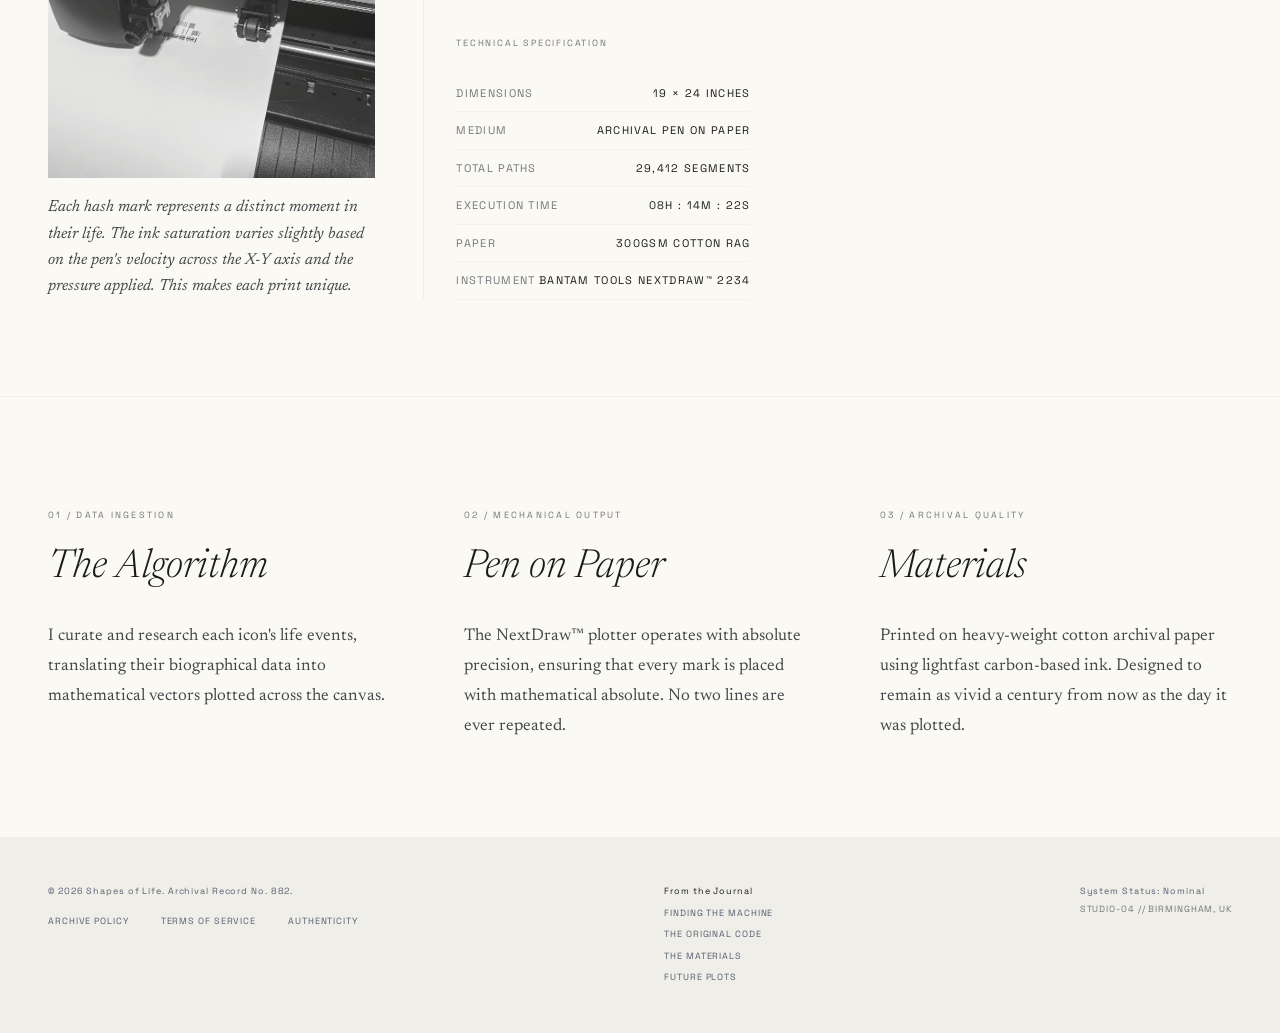
<file: detail.html>
<!DOCTYPE html>
<html lang="en">

<head>
  <meta charset="UTF-8" />
  <meta name="viewport" content="width=device-width, initial-scale=1.0" />
  <title>David Bowie: A Visual Chronology | Shapes of Life</title>
  <meta name="description"
    content="A chronometric mapping of David Bowie's life in 29,412 archival pen-plotted hash marks. Limited edition of 50. Each piece signed and numbered." />
  <link rel="stylesheet" href="styles/index.css" />
  <style>
    body {
      padding-top: var(--nav-height);
    }

    /* ---- Breadcrumb Header ---- */
    .detail-header {
      padding: 3rem 2rem;
      border-bottom: 1px solid rgba(197, 198, 202, 0.2);
      max-width: var(--max-width);
      margin: 0 auto;
    }

    @media (min-width: 768px) {
      .detail-header {
        padding: 3rem 3rem;
      }
    }

    .detail-header__inner {
      display: flex;
      flex-direction: column;
      gap: 1rem;
    }

    @media (min-width: 768px) {
      .detail-header__inner {
        flex-direction: row;
        justify-content: space-between;
        align-items: flex-end;
      }
    }

    .detail-header__status {
      text-align: left;
    }

    @media (min-width: 768px) {
      .detail-header__status {
        text-align: right;
      }
    }

    /* ---- Main Content ---- */
    .detail-main {
      max-width: var(--max-width);
      margin: 0 auto;
      padding: 4rem 2rem 6rem;
    }

    @media (min-width: 768px) {
      .detail-main {
        padding: 4rem 3rem 6rem;
      }
    }

    .detail-grid {
      display: grid;
      grid-template-columns: 1fr;
      gap: 4rem;
    }

    @media (min-width: 1024px) {
      .detail-grid {
        grid-template-columns: 7fr 4fr;
        gap: 5rem;
        align-items: start;
      }
    }

    /* Left column */
    .detail-primary {
      display: flex;
      flex-direction: column;
      gap: 4rem;
    }

    .detail-primary__matte {
      background: var(--surface-low);
      padding: 2rem;
    }

    @media (min-width: 768px) {
      .detail-primary__matte {
        padding: 4rem;
      }
    }

    .detail-primary__matte img {
      width: 100%;
      height: auto;
      box-shadow: 0 20px 60px rgba(27, 28, 25, 0.12);
    }

    .detail-primary__fig-caption {
      display: flex;
      justify-content: space-between;
      align-items: flex-start;
      margin-top: 1.5rem;
    }

    /* Macro + spec split */
    .detail-macro-grid {
      display: grid;
      grid-template-columns: 1fr;
      gap: 3rem;
    }

    @media (min-width: 640px) {
      .detail-macro-grid {
        grid-template-columns: repeat(2, 1fr);
      }
    }

    .detail-macro__aside {
      border-left: 1px solid rgba(197, 198, 202, 0.2);
      padding-left: 2rem;
      display: flex;
      flex-direction: column;
      justify-content: flex-end;
    }

    /* Right column (sticky sidebar) */
    .detail-sidebar {
      display: flex;
      flex-direction: column;
      gap: 3rem;
    }

    @media (min-width: 1024px) {
      .detail-sidebar {
        position: sticky;
        top: calc(var(--nav-height) + 2rem);
      }
    }

    .detail-narrative {
      padding: 0 0.5rem;
    }

    .detail-narrative__title {
      font-family: var(--font-label);
      font-size: 0.5625rem;
      text-transform: uppercase;
      letter-spacing: 0.25em;
      color: var(--outline);
      margin-bottom: 1.5rem;
    }

    /* ---- Technical Process (bottom) ---- */
    .technical-process {
      max-width: var(--max-width);
      margin: 0 auto;
      padding: 4rem 2rem 6rem;
      border-top: 1px solid rgba(197, 198, 202, 0.2);
    }

    @media (min-width: 768px) {
      .technical-process {
        padding: 4rem 3rem 6rem;
      }
    }

    .technical-process__grid {
      display: grid;
      grid-template-columns: 1fr;
      gap: 3rem;
      margin-top: 3rem;
    }

    @media (min-width: 768px) {
      .technical-process__grid {
        grid-template-columns: repeat(3, 1fr);
        gap: 4rem;
      }
    }
  </style>
</head>

<body>

  <!-- Navigation -->
  <nav class="nav" role="navigation" aria-label="Main navigation">
    <div class="nav__inner">
      <a href="index.html" class="nav__logo">Shapes of Life</a>
      <div class="nav__links">
        <a href="collection.html" class="nav__link">Collection</a>
      </div>
      <div class="nav__actions">
        <button class="nav__cart-btn" aria-label="Shopping cart">
          <span class="material-symbols-outlined">shopping_cart</span>
          <span class="nav__cart-count" aria-live="polite">0</span>
        </button>
        <button class="nav__hamburger" aria-label="Toggle menu">
          <span></span><span></span><span></span>
        </button>
      </div>
    </div>
  </nav>

  <div class="nav__mobile-drawer">
    <a href="collection.html" class="nav__link">Collection</a>
  </div>

  <main>

    <!-- BREADCRUMB HEADER -->
    <div class="detail-header">
      <div class="detail-header__inner" data-fade>
        <div>
          <span class="label-sm" style="color:var(--outline);display:block;margin-bottom:0.75rem;">Inventory Record //
            Plotter Output</span>
          <h1 class="display-md" style="color:var(--primary);">David Bowie:<br />A Visual Chronology</h1>
        </div>
        <div class="detail-header__status">
          <span class="label-sm" style="color:var(--outline);display:block;margin-bottom:0.25rem;">Status</span>
          <span class="label-lg" style="color:var(--primary);">Limited Edition [01/50]</span>
        </div>
      </div>
    </div>

    <!-- MAIN CONTENT -->
    <div class="detail-main">
      <div class="detail-grid">

        <!-- LEFT: Art + Details -->
        <div class="detail-primary" data-fade>

          <!-- Main image with matte -->
          <div>
            <div class="detail-primary__matte">
              <img src="assets/images/IMG_4501.jpg"
                alt="Full composition pen plot on 300gsm cold-press: David Bowie life timeline" />
            </div>
            <div class="detail-primary__fig-caption">
              <span class="label-sm" style="color:var(--outline);max-width:200px;">Fig. 01: Full composition plot on
                300gsm cold-press.</span>
              <span class="label-sm" style="color:var(--outline);">Scale: 1:1</span>
            </div>
          </div>

          <!-- Macro crop + specs -->
          <div class="detail-macro-grid">
            <div>
              <span class="label-sm" style="color:var(--outline);display:block;margin-bottom:1rem;">Archival Detail //
                400% Crop</span>
              <div style="background:var(--surface-low);overflow:hidden;">
                <img src="assets/images/IMG_4493.jpg" alt="400% macro detail of hash mark ink marks on archival paper"
                  style="width:100%;aspect-ratio:1/1;object-fit:cover;filter:grayscale(1);opacity:0.88;" />
              </div>
              <p class="body-md" style="margin-top:1rem;font-style:italic;">
                Each hash mark represents a distinct moment in their life. The ink saturation varies slightly
                based on the pen's velocity across the X-Y axis and the pressure applied. This makes each print unique.
              </p>
            </div>

            <div class="detail-macro__aside">
              <h3 class="label-sm" style="color:var(--outline);margin-bottom:1.5rem;">Technical Specification</h3>
              <ul class="spec-table">
                <li class="spec-row">
                  <span class="spec-row__key">Dimensions</span>
                  <span class="spec-row__val">19 × 24 Inches</span>
                </li>
                <li class="spec-row">
                  <span class="spec-row__key">Medium</span>
                  <span class="spec-row__val">Archival Pen on Paper</span>
                </li>
                <li class="spec-row">
                  <span class="spec-row__key">Total Paths</span>
                  <span class="spec-row__val">29,412 Segments</span>
                </li>
                <li class="spec-row">
                  <span class="spec-row__key">Execution Time</span>
                  <span class="spec-row__val">08h : 14m : 22s</span>
                </li>
                <li class="spec-row">
                  <span class="spec-row__key">Paper</span>
                  <span class="spec-row__val">300gsm Cotton Rag</span>
                </li>
                <li class="spec-row">
                  <span class="spec-row__key">Instrument</span>
                  <span class="spec-row__val">Bantam Tools NextDraw™ 2234</span>
                </li>
              </ul>
            </div>
          </div>

        </div>

        <!-- RIGHT: Sidebar -->
        <aside class="detail-sidebar" data-fade>

          <!-- Acquisition Card -->
          <div class="acquisition-card">
            <span class="acquisition-card__label">List Price</span>
            <div class="acquisition-card__price">$1,450.00</div>
            <p class="acquisition-card__desc">
              A mathematical translation of six decades. Hand-plotted using a Bantam Tools NextDraw™ 2234 large format
              plotter with 0.1mm technical ink on 300gsm acid-free cotton rag.
            </p>
            <div style="display:flex;flex-direction:column;gap:0.75rem;">
              <button class="btn-primary js-add-to-cart" style="width:100%;">Add to Collection</button>
              <button class="btn-secondary" style="width:100%;">Request Authenticity Certificate</button>
            </div>
            <div class="acquisition-card__divider"></div>
            <div class="acquisition-card__signed">
              <span class="material-symbols-outlined" style="font-size:1rem;">verified</span>
              Signed &amp; Numbered by the Artist
            </div>
          </div>

          <!-- Narrative -->
          <div class="detail-narrative">
            <h2 class="detail-narrative__title">The Narrative Record</h2>
            <div style="display:flex;flex-direction:column;gap:1.25rem;">
              <p class="body-md" style="font-size:1.0625rem;">
                This piece is a chronometric mapping of David Bowie's creative output. Each of the <em><strong>29,412
                    hash marks</strong></em> corresponds to a specific timeframe within his active years.
              </p>
              <p class="body-md" style="font-size:1.0625rem;">
                The data is grouped by week and year, creating a density map that reveals the intense periods of
                transformation and the quiet lulls of preparation. The plot took over 8 hours to complete, making it a meditative
                mechanical translation of a life lived at the edge of the avant-garde.
              </p>
            </div>
          </div>

        </aside>
      </div>
    </div>

    <!-- TECHNICAL PROCESS (bottom) -->
    <section class="technical-process" aria-label="Technical process">
      <div class="technical-process__grid">
        <div data-fade>
          <span class="process-step">01 / Data Ingestion</span>
          <h3 class="process-step__title">The Algorithm</h3>
          <p class="process-step__body">
            I curate and research each icon's life events, translating their biographical data into mathematical
            vectors plotted across the canvas.
          </p>
        </div>
        <div data-fade>
          <span class="process-step">02 / Mechanical Output</span>
          <h3 class="process-step__title">Pen on Paper</h3>
          <p class="process-step__body">
            The NextDraw™ plotter operates with absolute precision, ensuring that every mark is placed with mathematical
            absolute. No two lines are ever repeated.
          </p>
        </div>
        <div data-fade>
          <span class="process-step">03 / Archival Quality</span>
          <h3 class="process-step__title">Materials</h3>
          <p class="process-step__body">
            Printed on heavy-weight cotton archival paper using lightfast carbon-based ink. Designed to remain as vivid
            a century from now as the day it was plotted.
          </p>
        </div>
      </div>
    </section>

  </main>

  <footer class="footer" role="contentinfo" style="display:flex; flex-wrap:wrap; gap:4rem; justify-content:space-between;">
    <div>
      <p class="footer__copy">© 2026 Shapes of Life. Archival Record No. 882.</p>
      <div class="footer__links" style="margin-top:1rem;">
        <a href="#" class="footer__link">Archive Policy</a>
        <a href="#" class="footer__link">Terms of Service</a>
        <a href="#" class="footer__link">Authenticity</a>
      </div>
    </div>
    <div>
       <p class="footer__copy" style="margin-bottom:0.5rem; color:var(--on-surface);">From the Journal</p>
       <div class="footer__links" style="flex-direction:column; gap:0.5rem; align-items:flex-start;">
         <a href="blog-finding-the-machine.html" class="footer__link">Finding the Machine</a>
         <a href="blog-the-original-code.html" class="footer__link">The Original Code</a>
         <a href="blog-the-materials.html" class="footer__link">The Materials</a>
         <a href="blog-future-plots.html" class="footer__link">Future Plots</a>
       </div>
    </div>
    <div>
      <p class="footer__copy" style="margin-bottom:0.25rem;">System Status: Nominal</p>
      <p class="footer__address">Studio-04 // Birmingham, UK</p>
    </div>
  </footer>

  <script src="scripts/main.js"></script>
</body>

</html>
</file>
<file: styles/index.css>
/* ====================================================
   SHAPES OF LIFE — Design System
   "Archival Modern" by Stitch
   ==================================================== */

@import url('https://fonts.googleapis.com/css2?family=Newsreader:ital,opsz,wght@0,6..72,200..800;1,6..72,200..800&family=Space+Grotesk:wght@300..700&display=swap');
@import url('https://fonts.googleapis.com/css2?family=Material+Symbols+Outlined:wght,FILL@100..700,0..1&display=swap');

/* ---- Custom Properties (Design Tokens) ---- */
:root {
  /* Surfaces */
  --surface:               #fbf9f4;
  --surface-low:           #f5f3ee;
  --surface-container:     #f0eee9;
  --surface-container-high:#eae8e3;
  --surface-container-highest: #e4e2dd;
  --surface-dim:           #dbdad5;
  --surface-bright:        #fbf9f4;

  /* Ink */
  --primary:               #000102;
  --primary-container:     #111d29;
  --on-primary:            #ffffff;

  /* Secondary / Outline */
  --outline:               #75777a;
  --outline-variant:       #c5c6ca;
  --on-surface:            #1b1c19;
  --on-surface-variant:    #44474a;

  /* Accent / Tint */
  --tint:                  #545f6e;

  /* Error */
  --error:                 #ba1a1a;

  /* Typography */
  --font-headline: 'Newsreader', Georgia, serif;
  --font-label:    'Space Grotesk', monospace;

  /* Spacing */
  --max-width: 1440px;
  --nav-height: 80px;
}

/* ---- Reset ---- */
*, *::before, *::after {
  box-sizing: border-box;
  margin: 0;
  padding: 0;
}

html {
  -webkit-font-smoothing: antialiased;
  scroll-behavior: smooth;
}

body {
  background-color: var(--surface);
  color: var(--on-surface);
  font-family: var(--font-headline);
  font-size: 16px;
  line-height: 1.5;
}

img {
  display: block;
  max-width: 100%;
}

a {
  color: inherit;
  text-decoration: none;
}

button {
  font-family: inherit;
  cursor: pointer;
  border: none;
  background: none;
}

/* ---- Selection ---- */
::selection {
  background-color: var(--primary);
  color: var(--on-primary);
}

/* ---- Material Symbols ---- */
.material-symbols-outlined {
  font-variation-settings: 'FILL' 0, 'wght' 300, 'GRAD' 0, 'opsz' 24;
  vertical-align: middle;
}

/* ============================================================
   TYPOGRAPHY
   ============================================================ */

/* Headline scale — Newsreader */
.display-lg {
  font-family: var(--font-headline);
  font-style: italic;
  font-size: clamp(4rem, 10vw, 9rem);
  font-weight: 300;
  line-height: 0.9;
  letter-spacing: -0.02em;
}

.display-md {
  font-family: var(--font-headline);
  font-style: italic;
  font-size: clamp(3rem, 6vw, 5rem);
  font-weight: 300;
  line-height: 0.95;
  letter-spacing: -0.01em;
}

.display-sm {
  font-family: var(--font-headline);
  font-style: italic;
  font-size: clamp(2rem, 4vw, 3.5rem);
  font-weight: 300;
  line-height: 1.05;
}

.headline {
  font-family: var(--font-headline);
  font-style: italic;
  font-size: clamp(1.5rem, 3vw, 2.5rem);
  font-weight: 300;
  line-height: 1.1;
}

.body-lg {
  font-family: var(--font-headline);
  font-size: 1.25rem;
  line-height: 1.7;
  color: var(--on-surface-variant);
}

.body-md {
  font-family: var(--font-headline);
  font-size: 1rem;
  line-height: 1.65;
  color: var(--on-surface-variant);
}

/* Label scale — Space Grotesk */
.label-lg {
  font-family: var(--font-label);
  font-size: 0.75rem;
  text-transform: uppercase;
  letter-spacing: 0.15em;
  font-weight: 500;
}

.label-md {
  font-family: var(--font-label);
  font-size: 0.6875rem;
  text-transform: uppercase;
  letter-spacing: 0.18em;
  font-weight: 500;
}

.label-sm {
  font-family: var(--font-label);
  font-size: 0.5625rem;
  text-transform: uppercase;
  letter-spacing: 0.2em;
  font-weight: 400;
}

/* ============================================================
   LAYOUT UTILITIES
   ============================================================ */

.container {
  width: 100%;
  max-width: var(--max-width);
  margin-left: auto;
  margin-right: auto;
  padding-left: 2rem;
  padding-right: 2rem;
}

@media (min-width: 768px) {
  .container {
    padding-left: 3rem;
    padding-right: 3rem;
  }
}

.grid-12 {
  display: grid;
  grid-template-columns: repeat(12, 1fr);
  gap: 2rem;
}

/* ============================================================
   NAVIGATION
   ============================================================ */

.nav {
  position: fixed;
  top: 0;
  left: 0;
  right: 0;
  z-index: 100;
  background: rgba(251, 249, 244, 0.88);
  backdrop-filter: blur(24px);
  -webkit-backdrop-filter: blur(24px);
  height: var(--nav-height);
  display: flex;
  align-items: center;
}

.nav__inner {
  display: flex;
  align-items: center;
  justify-content: space-between;
  width: 100%;
  max-width: var(--max-width);
  margin: 0 auto;
  padding: 0 2rem;
}

@media (min-width: 768px) {
  .nav__inner { padding: 0 3rem; }
}

.nav__logo {
  font-family: var(--font-headline);
  font-style: italic;
  font-size: 1.25rem;
  font-weight: 300;
  color: var(--primary);
  letter-spacing: -0.01em;
}

.nav__links {
  display: none;
  align-items: center;
  gap: 3rem;
}

@media (min-width: 768px) {
  .nav__links { display: flex; }
}

.nav__link {
  font-family: var(--font-label);
  font-size: 0.6875rem;
  text-transform: uppercase;
  letter-spacing: 0.18em;
  color: var(--tint);
  transition: color 0.25s ease;
  padding-bottom: 2px;
}

.nav__link:hover,
.nav__link.is-active {
  color: var(--primary);
}

.nav__link.is-active {
  border-bottom: 1px solid var(--primary);
}

.nav__actions {
  display: flex;
  align-items: center;
  gap: 1.5rem;
}

.nav__cart-btn {
  color: var(--primary);
  display: flex;
  align-items: center;
  position: relative;
  transition: opacity 0.2s;
}

.nav__cart-btn:hover { opacity: 0.6; }

.nav__cart-count {
  position: absolute;
  top: -6px;
  right: -8px;
  background: var(--primary);
  color: var(--on-primary);
  font-family: var(--font-label);
  font-size: 0.5rem;
  letter-spacing: 0;
  width: 14px;
  height: 14px;
  border-radius: 50%;
  display: flex;
  align-items: center;
  justify-content: center;
  opacity: 0;
  transition: opacity 0.2s;
}

.nav__cart-count.is-visible { opacity: 1; }

/* Mobile hamburger */
.nav__hamburger {
  display: flex;
  flex-direction: column;
  gap: 5px;
  width: 22px;
  cursor: pointer;
}

.nav__hamburger span {
  display: block;
  height: 1px;
  background: var(--primary);
  transition: transform 0.3s, opacity 0.3s;
}

@media (min-width: 768px) {
  .nav__hamburger { display: none; }
}

.nav__hamburger.is-open span:nth-child(1) { transform: translateY(6px) rotate(45deg); }
.nav__hamburger.is-open span:nth-child(2) { opacity: 0; }
.nav__hamburger.is-open span:nth-child(3) { transform: translateY(-6px) rotate(-45deg); }

/* Mobile drawer */
.nav__mobile-drawer {
  position: fixed;
  top: var(--nav-height);
  left: 0;
  right: 0;
  background: var(--surface);
  padding: 2rem 2rem 3rem;
  display: none;
  flex-direction: column;
  gap: 2rem;
  z-index: 99;
  border-top: 1px solid rgba(197, 198, 202, 0.3);
}

.nav__mobile-drawer.is-open { display: flex; }

.nav__mobile-drawer .nav__link {
  font-size: 0.875rem;
  letter-spacing: 0.15em;
}

/* ============================================================
   BUTTONS
   ============================================================ */

/* Primary — solid ink */
.btn-primary {
  display: inline-flex;
  align-items: center;
  justify-content: center;
  background: var(--primary);
  color: var(--on-primary);
  font-family: var(--font-label);
  font-size: 0.6875rem;
  text-transform: uppercase;
  letter-spacing: 0.2em;
  padding: 1.25rem 3rem;
  border-radius: 0;
  transition: background 0.2s, opacity 0.2s;
  cursor: pointer;
  border: 1px solid transparent;
}

.btn-primary:hover { opacity: 0.88; }

/* Secondary — ghost */
.btn-secondary {
  display: inline-flex;
  align-items: center;
  justify-content: center;
  background: transparent;
  color: var(--primary);
  font-family: var(--font-label);
  font-size: 0.6875rem;
  text-transform: uppercase;
  letter-spacing: 0.2em;
  padding: 1.25rem 3rem;
  border-radius: 0;
  border: 1px solid rgba(197, 198, 202, 0.4);
  transition: border-color 0.25s;
  cursor: pointer;
}

.btn-secondary:hover { border-color: var(--primary); }

/* Tertiary — text underline */
.btn-tertiary {
  display: inline-flex;
  align-items: center;
  font-family: var(--font-label);
  font-size: 0.6875rem;
  text-transform: uppercase;
  letter-spacing: 0.18em;
  color: var(--primary);
  border-bottom: 1px solid var(--primary);
  padding-bottom: 3px;
  transition: opacity 0.2s;
}

.btn-tertiary:hover { opacity: 0.5; }

/* ============================================================
   ARCHIVAL DOT GRID BACKGROUND
   ============================================================ */

.archival-grid {
  background-image: radial-gradient(circle, rgba(117, 119, 122, 0.4) 0.6px, transparent 0.6px);
  background-size: 40px 40px;
}

/* ============================================================
   CURATOR'S CHIP
   ============================================================ */

.chip {
  display: inline-block;
  background: var(--surface-container-high);
  font-family: var(--font-label);
  font-size: 0.5625rem;
  text-transform: uppercase;
  letter-spacing: 0.15em;
  padding: 0.3rem 0.75rem;
  border-radius: 0;
}

/* ============================================================
   FOOTER
   ============================================================ */

.footer {
  background: var(--surface-container);
  padding: 3rem 2rem;
  display: flex;
  flex-direction: column;
  gap: 2rem;
}

@media (min-width: 768px) {
  .footer {
    flex-direction: row;
    justify-content: space-between;
    align-items: flex-start;
    padding: 3rem;
  }
}

.footer__copy {
  font-family: var(--font-label);
  font-size: 0.5625rem;
  color: var(--tint);
  letter-spacing: 0.1em;
}

.footer__links {
  display: flex;
  gap: 2rem;
  flex-wrap: wrap;
}

.footer__link {
  font-family: var(--font-label);
  font-size: 0.5625rem;
  text-transform: uppercase;
  letter-spacing: 0.1em;
  color: var(--tint);
  transition: color 0.2s;
}

.footer__link:hover { color: var(--primary); }

.footer__address {
  font-family: var(--font-label);
  font-size: 0.5625rem;
  text-transform: uppercase;
  letter-spacing: 0.1em;
  color: var(--outline);
}

/* ============================================================
   CARDS — Product / Art
   ============================================================ */

.art-card {
  display: flex;
  flex-direction: column;
}

.art-card__matte {
  background: var(--surface-low);
  overflow: hidden;
  margin-bottom: 1.5rem;
  position: relative;
}

.art-card__img {
  width: 100%;
  height: 100%;
  object-fit: cover;
  object-position: center;
  transition: transform 0.7s ease;
  mix-blend-mode: multiply;
  opacity: 0.9;
}

.art-card:hover .art-card__img { transform: scale(1.02); }

.art-card__badge {
  position: absolute;
  top: 1rem;
  right: 1rem;
  background: var(--surface);
  padding: 0.25rem 0.75rem;
  font-family: var(--font-label);
  font-size: 0.5625rem;
  text-transform: uppercase;
  letter-spacing: 0.12em;
}

.art-card__meta {
  display: flex;
  justify-content: space-between;
  align-items: baseline;
  margin-bottom: 1rem;
}

.art-card__title {
  font-family: var(--font-headline);
  font-style: italic;
  font-size: 1.875rem;
  font-weight: 300;
}

.art-card__dates {
  font-family: var(--font-label);
  font-size: 0.5625rem;
  color: var(--outline);
}

.art-card__divider {
  height: 1px;
  background: rgba(117, 119, 122, 0.12);
  margin-bottom: 1rem;
}

.art-card__footer {
  display: flex;
  justify-content: space-between;
  align-items: center;
}

.art-card__edition {
  font-family: var(--font-label);
  font-size: 0.5625rem;
  text-transform: uppercase;
  letter-spacing: 0.15em;
  color: var(--on-surface-variant);
}

.art-card__acquire {
  font-family: var(--font-label);
  font-size: 0.5625rem;
  text-transform: uppercase;
  letter-spacing: 0.15em;
  text-decoration: underline;
  text-underline-offset: 4px;
  color: var(--primary);
  transition: opacity 0.2s;
}

.art-card__acquire:hover { opacity: 0.5; }

/* Upcoming / placeholder card */
.art-card--upcoming .art-card__matte {
  border: 1px dashed var(--outline-variant);
  display: flex;
  align-items: center;
  justify-content: center;
  background: var(--surface-container);
}

.art-card--upcoming .art-card__meta,
.art-card--upcoming .art-card__footer {
  opacity: 0.3;
}

/* ============================================================
   SPEC TABLE
   ============================================================ */

.spec-table {
  list-style: none;
  display: flex;
  flex-direction: column;
  gap: 0;
}

.spec-row {
  display: flex;
  justify-content: space-between;
  align-items: center;
  font-family: var(--font-label);
  font-size: 0.6875rem;
  text-transform: uppercase;
  letter-spacing: 0.12em;
  padding: 0.625rem 0;
  border-bottom: 1px solid rgba(197, 198, 202, 0.15);
}

.spec-row__key { color: var(--outline); }
.spec-row__val { color: var(--on-surface); }

/* ============================================================
   ACQUISITION CARD (sidebar)
   ============================================================ */

.acquisition-card {
  background: var(--surface-container);
  padding: 2.5rem;
}

.acquisition-card__price {
  font-family: var(--font-headline);
  font-style: italic;
  font-size: 2.5rem;
  margin-top: 0.5rem;
  margin-bottom: 1rem;
}

.acquisition-card__label {
  font-family: var(--font-label);
  font-size: 0.5625rem;
  text-transform: uppercase;
  letter-spacing: 0.18em;
  color: var(--outline);
}

.acquisition-card__desc {
  font-family: var(--font-headline);
  font-size: 0.9375rem;
  line-height: 1.65;
  color: var(--on-surface-variant);
  margin-bottom: 1.5rem;
}

.acquisition-card__divider {
  height: 1px;
  background: rgba(197, 198, 202, 0.2);
  margin: 1.5rem 0;
}

.acquisition-card__signed {
  display: flex;
  align-items: center;
  gap: 0.5rem;
  font-family: var(--font-label);
  font-size: 0.5625rem;
  text-transform: uppercase;
  letter-spacing: 0.15em;
}

/* ============================================================
   CODE BLOCK
   ============================================================ */

.code-block {
  background: var(--surface-low);
  border: 1px solid rgba(197, 198, 202, 0.25);
  padding: 2rem;
}

.code-block__header {
  display: flex;
  justify-content: space-between;
  align-items: center;
  border-bottom: 1px solid rgba(197, 198, 202, 0.2);
  padding-bottom: 1rem;
  margin-bottom: 1.5rem;
}

.code-block__filename {
  font-family: var(--font-label);
  font-size: 0.5625rem;
  text-transform: uppercase;
  letter-spacing: 0.15em;
  color: var(--outline);
}

.code-block__dots {
  display: flex;
  gap: 6px;
}

.code-block__dot {
  width: 8px;
  height: 8px;
  border-radius: 50%;
  background: var(--outline-variant);
  opacity: 0.4;
}

.code-block pre {
  font-family: var(--font-label);
  font-size: 0.75rem;
  line-height: 1.9;
  overflow-x: auto;
  color: var(--on-surface);
  font-weight: 300;
  letter-spacing: 0.02em;
}

.code-block .kw { color: var(--primary); font-weight: 600; }
.code-block .cm { color: var(--outline); }
.code-block .st { color: var(--tint); }

/* ============================================================
   PROCESS STEP
   ============================================================ */

.process-step {
  font-family: var(--font-label);
  font-size: 0.5625rem;
  text-transform: uppercase;
  letter-spacing: 0.25em;
  color: var(--outline);
  display: block;
  margin-bottom: 1rem;
}

.process-step__title {
  font-family: var(--font-headline);
  font-style: italic;
  font-size: 2.5rem;
  font-weight: 300;
  margin-bottom: 1.5rem;
}

.process-step__body {
  font-family: var(--font-headline);
  font-size: 1.0625rem;
  line-height: 1.75;
  color: var(--on-surface-variant);
}

/* ============================================================
   UTILITY HELPERS
   ============================================================ */

.visually-hidden {
  position: absolute;
  width: 1px;
  height: 1px;
  padding: 0;
  margin: -1px;
  overflow: hidden;
  clip: rect(0, 0, 0, 0);
  border: 0;
}

.ink-bleed {
  text-shadow: 0 0 1px rgba(0, 1, 2, 0.08);
}

.tonal-bg--low { background: var(--surface-low); }
.tonal-bg--container { background: var(--surface-container); }
.tonal-bg--high { background: var(--surface-container-high); }
</file>
